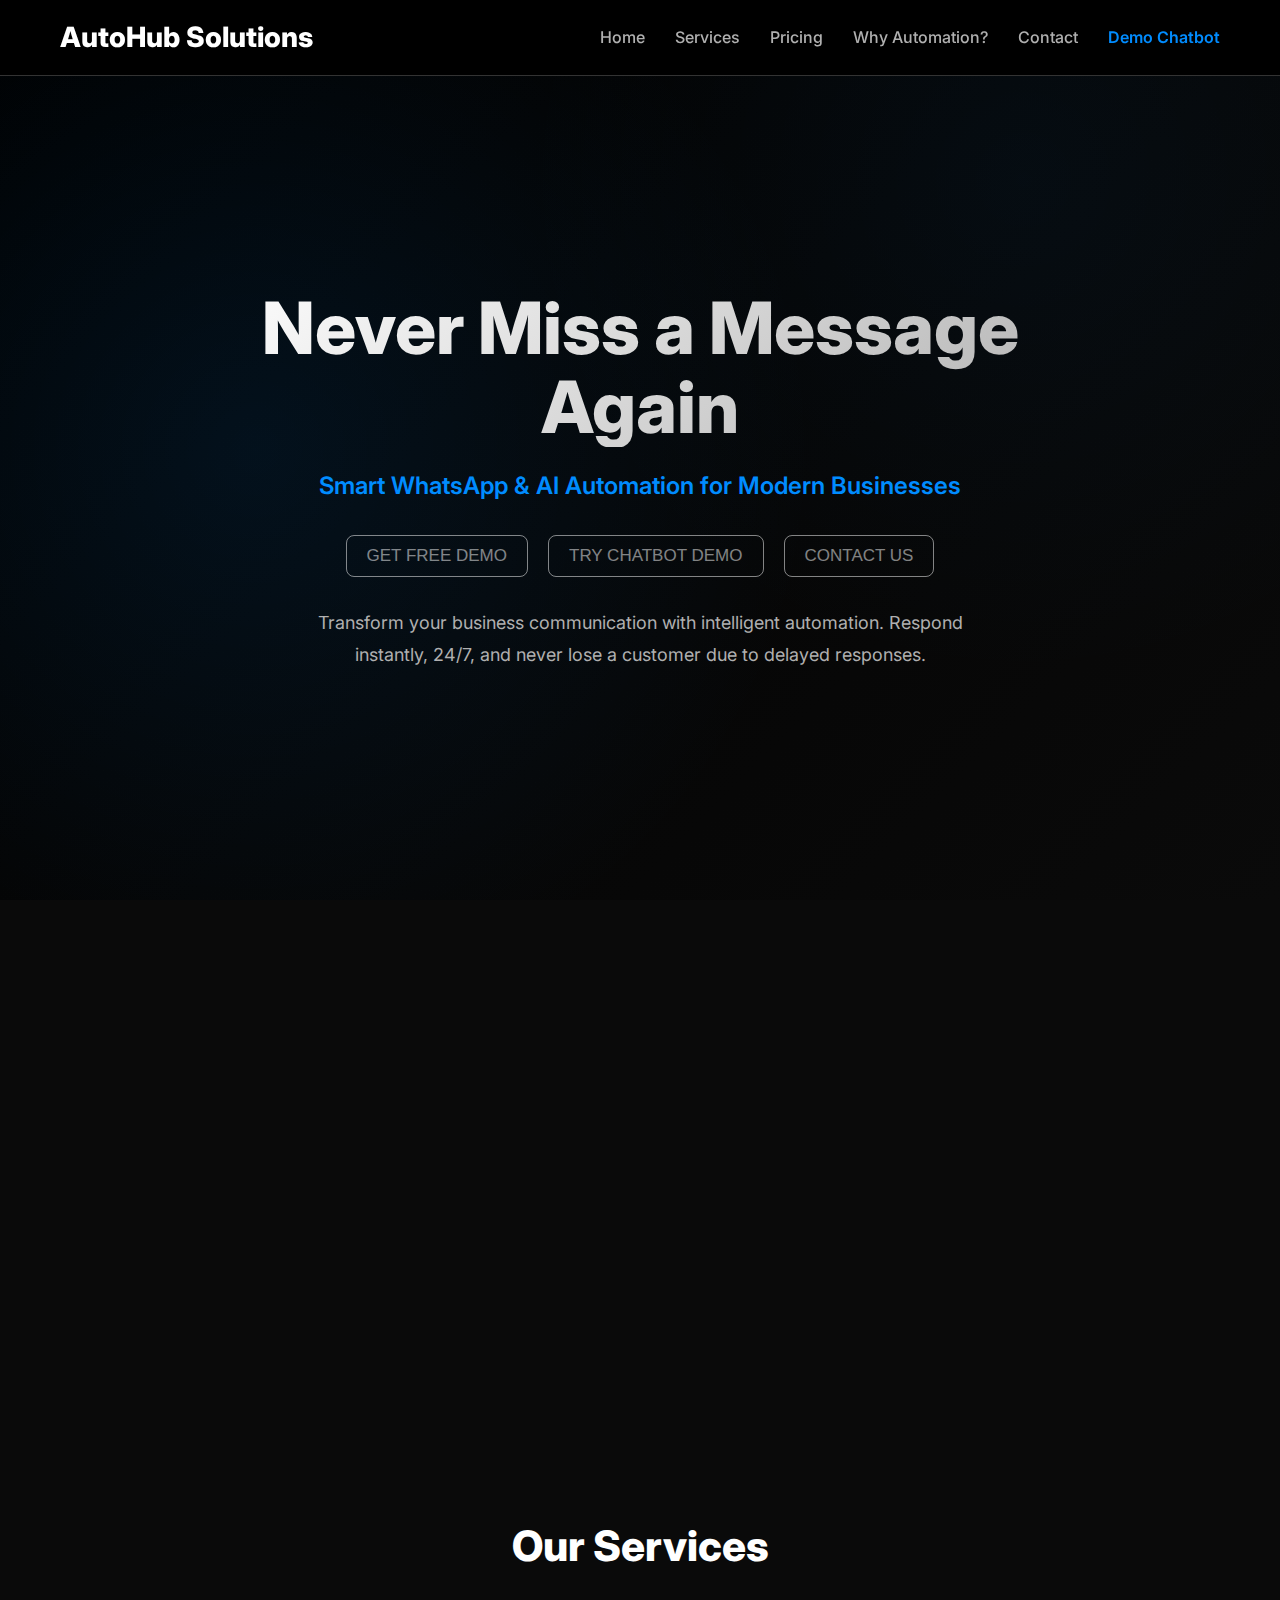
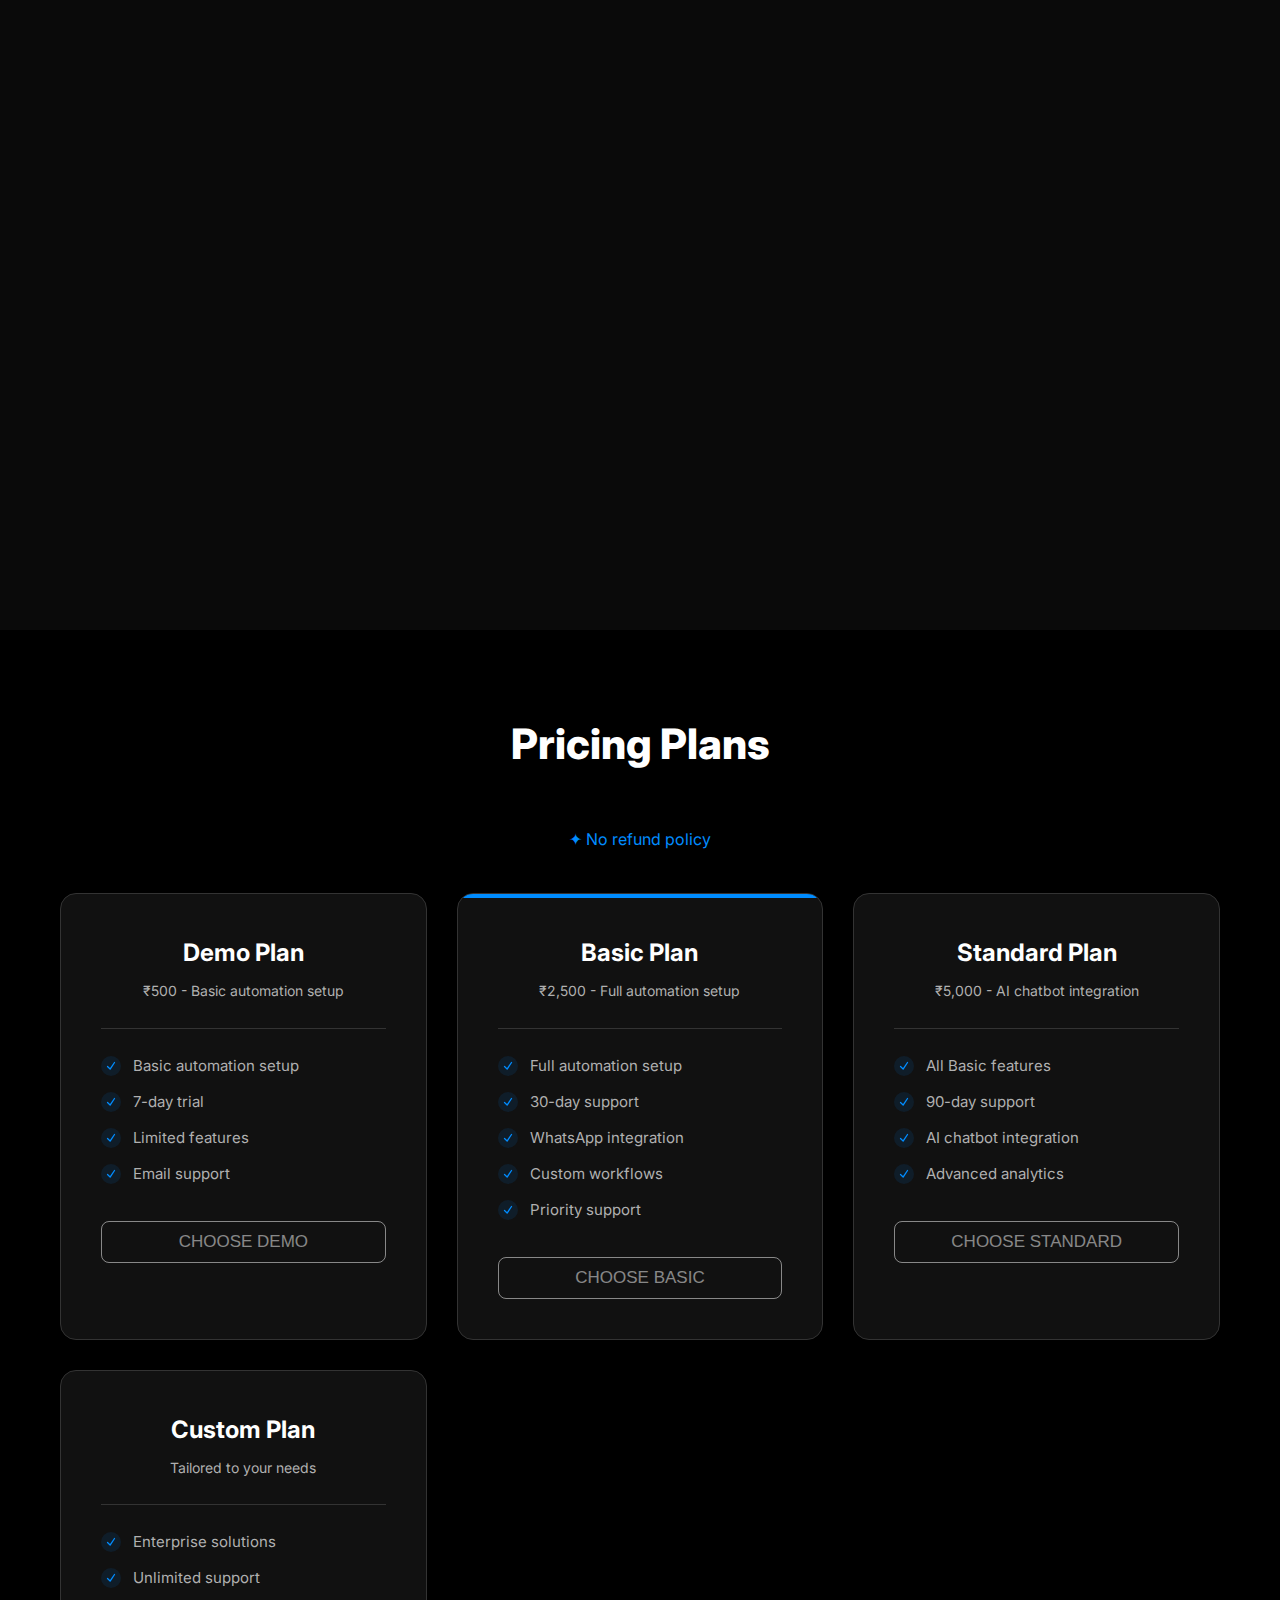
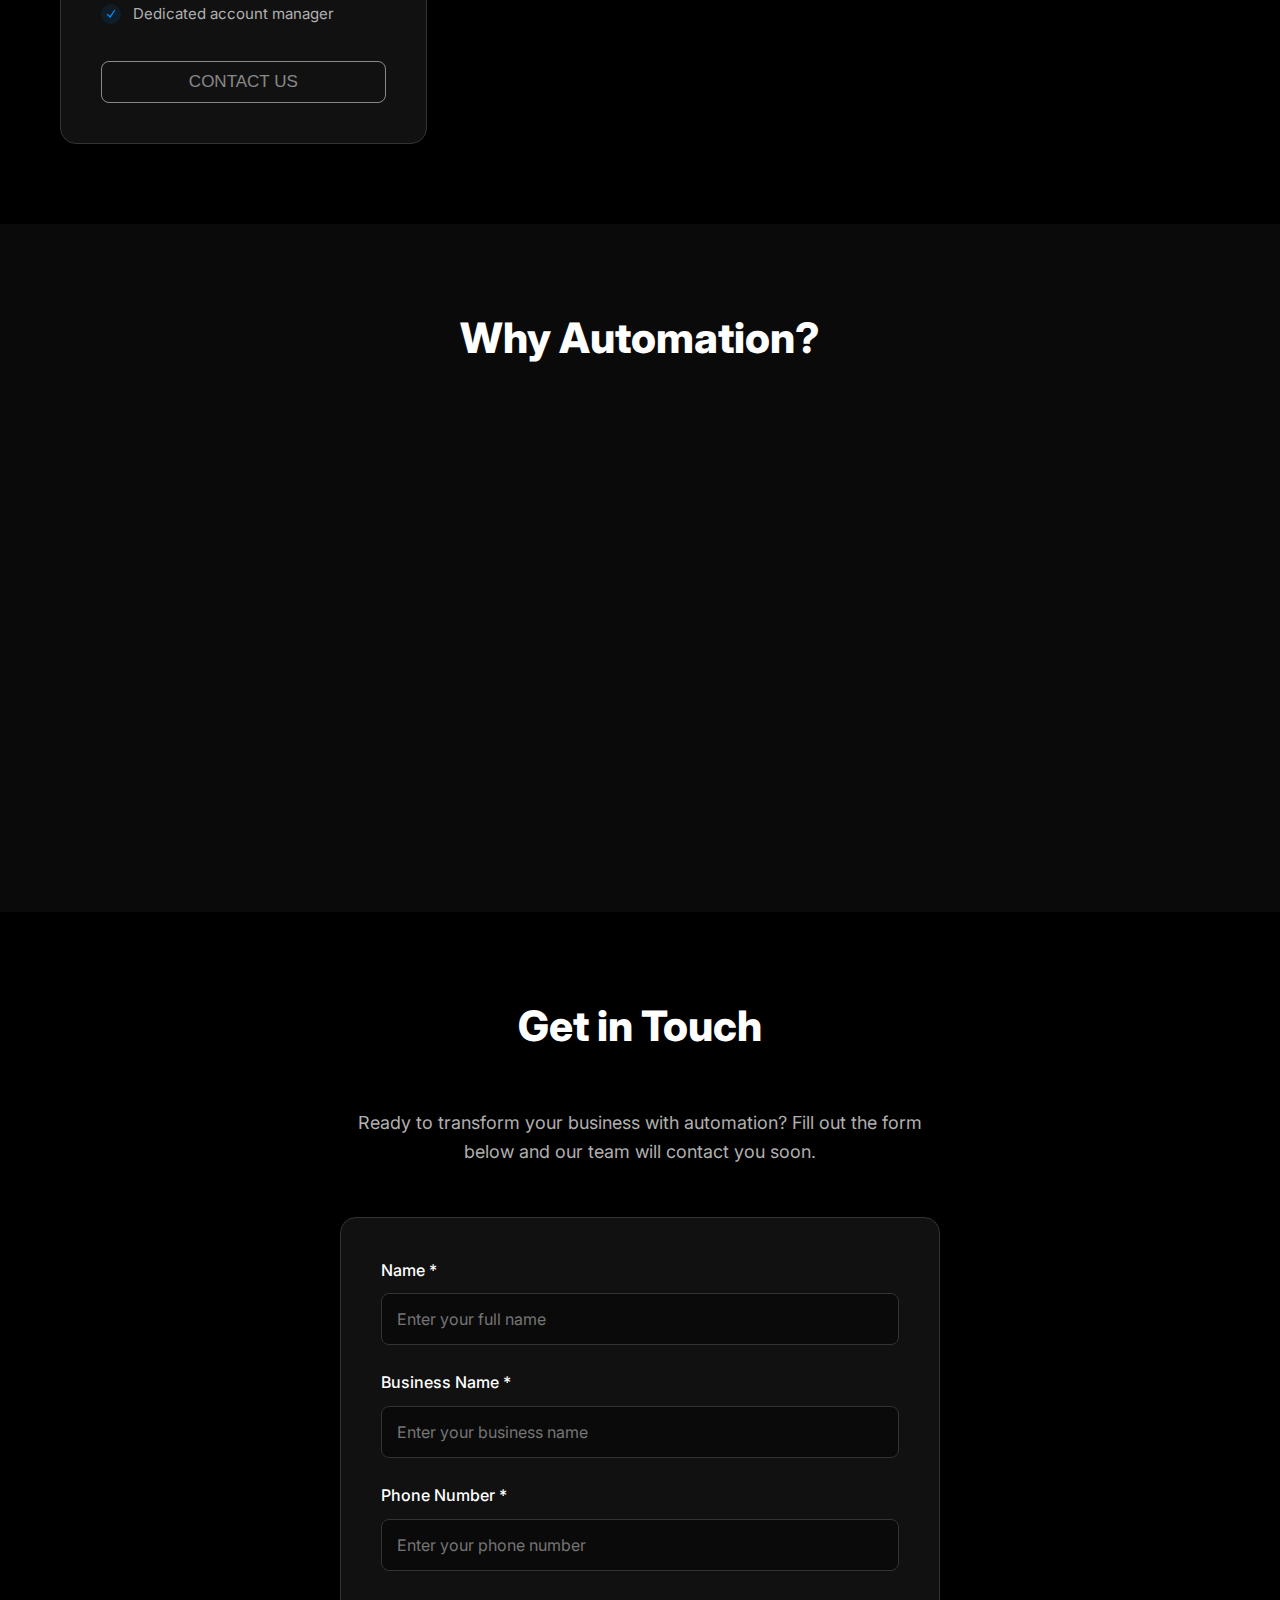
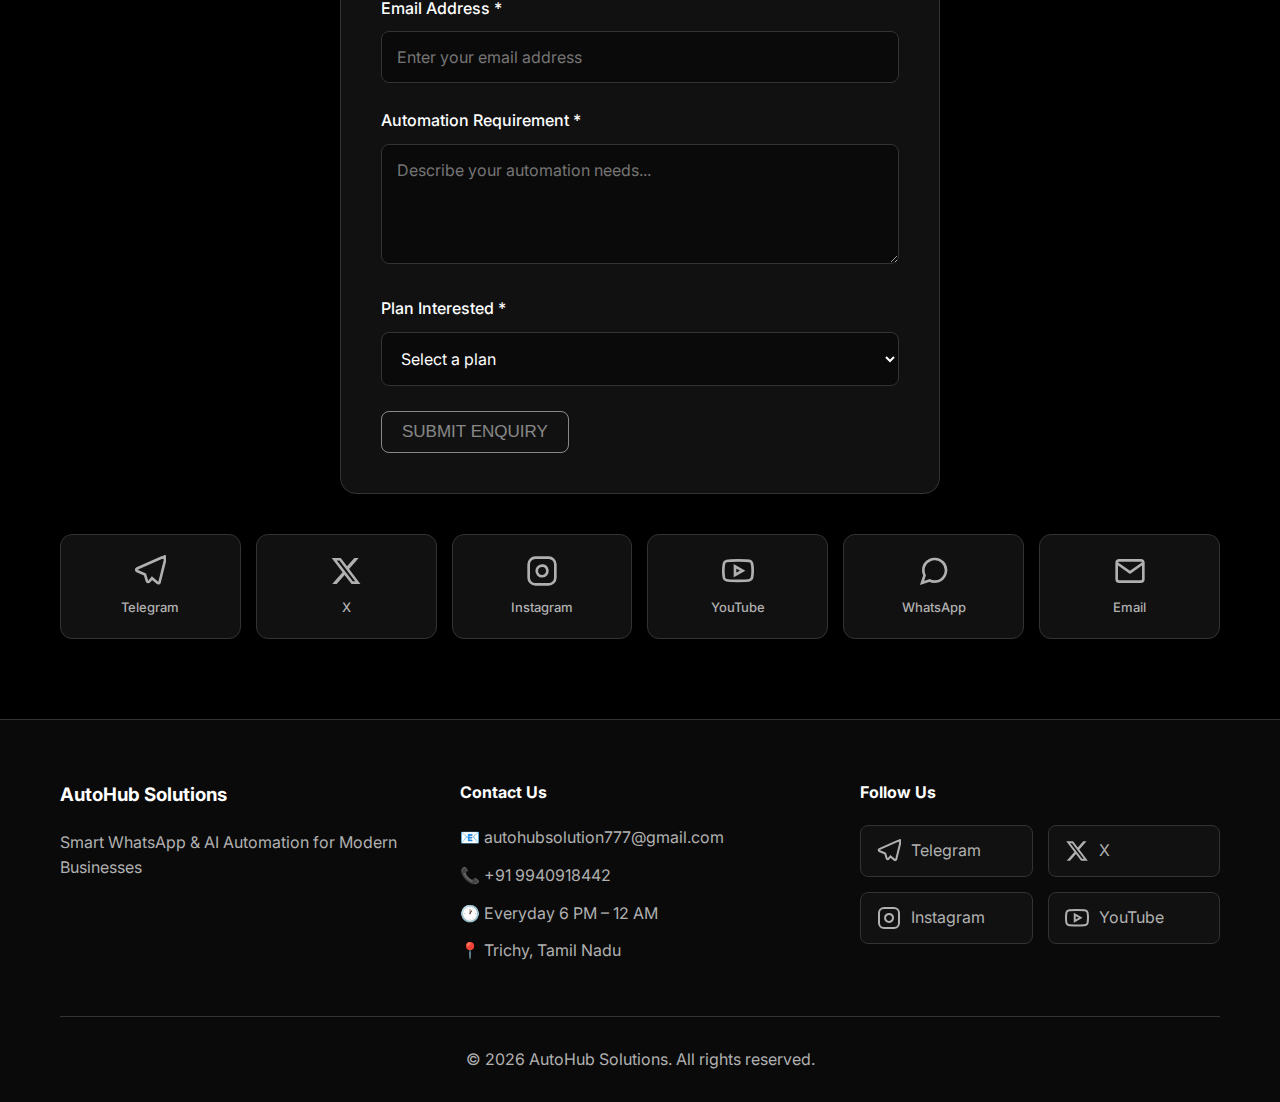
<file: index.html>
<!DOCTYPE html>
<html lang="en">
<head>
    <meta charset="UTF-8">
    <meta name="viewport" content="width=device-width, initial-scale=1.0">
    <meta name="description" content="AutoHub Solutions - Smart WhatsApp & AI Automation for Modern Businesses. Never miss a message again with our automation services.">
    <meta name="keywords" content="WhatsApp automation, AI chatbots, customer support automation, business automation, AutoHub Solutions">
    <meta name="author" content="AutoHub Solutions">
    <meta property="og:title" content="AutoHub Solutions - Smart WhatsApp & AI Automation">
    <meta property="og:description" content="Never Miss a Message Again. Smart WhatsApp & AI Automation for Modern Businesses.">
    <meta property="og:type" content="website">
    <title>AutoHub Solutions - Smart WhatsApp & AI Automation</title>
    <link rel="stylesheet" href="styles.css">
    <link rel="preconnect" href="https://fonts.googleapis.com">
    <link rel="preconnect" href="https://fonts.gstatic.com" crossorigin>
    <link href="https://fonts.googleapis.com/css2?family=Inter:wght@300;400;500;600;700;800&display=swap" rel="stylesheet">
</head>
<body>
    <!-- Navigation -->
    <nav class="navbar">
        <div class="nav-container">
            <div class="nav-logo">
                <h2>AutoHub Solutions</h2>
            </div>
            <button class="nav-toggle" id="navToggle" aria-label="Toggle navigation">
                <span></span>
                <span></span>
                <span></span>
            </button>
            <ul class="nav-menu" id="navMenu">
                <li><a href="#home">Home</a></li>
                <li><a href="#services">Services</a></li>
                <li><a href="#pricing">Pricing</a></li>
                <li><a href="#why-automation">Why Automation?</a></li>
                <li><a href="#contact">Contact</a></li>
                <li><a href="demo-chatbot.html" class="demo-link">Demo Chatbot</a></li>
            </ul>
        </div>
    </nav>

    <!-- Hero Section -->
    <section id="home" class="hero">
        <div class="hero-content">
            <h1 class="hero-title">Never Miss a Message Again</h1>
            <p class="hero-subtitle">Smart WhatsApp & AI Automation for Modern Businesses</p>
            <div class="hero-buttons">
                <button class="cta-button" onclick="document.getElementById('contact').scrollIntoView({behavior: 'smooth'})">Get Free Demo</button>
                <button class="cta-button" onclick="window.open('https://cdn.botpress.cloud/webchat/v3.5/shareable.html?configUrl=https://files.bpcontent.cloud/2025/12/30/16/20251230160623-O7WT6KLH.json', '_blank')">Try Chatbot Demo</button>
                <button class="cta-button" onclick="document.getElementById('contact').scrollIntoView({behavior: 'smooth'})">Contact Us</button>
            </div>

            <p class="hero-intro">Transform your business communication with intelligent automation. Respond instantly, 24/7, and never lose a customer due to delayed responses.</p>
        </div>
    </section>

    <!-- Features Section -->
    <section class="features">
        <div class="container">
            <div class="features-grid">
                <div class="feature-card">
                    <div class="feature-icon">🕐</div>
                    <h3>24/7 Customer Support</h3>
                    <p>Provide round-the-clock support without the need for manual intervention. Your customers get instant responses anytime.</p>
                </div>
                <div class="feature-card">
                    <div class="feature-icon">💬</div>
                    <h3>WhatsApp Automation</h3>
                    <p>Leverage the world's most popular messaging platform to automate customer interactions and boost engagement.</p>
                </div>
                <div class="feature-card">
                    <div class="feature-icon">🤖</div>
                    <h3>AI Chatbots</h3>
                    <p>Intelligent chatbots that understand context, handle queries, and provide personalized responses automatically.</p>
                </div>
                <div class="feature-card">
                    <div class="feature-icon">💰</div>
                    <h3>Cost & Time Saving</h3>
                    <p>Reduce operational costs and save valuable time by automating repetitive tasks and manual follow-ups.</p>
                </div>
            </div>
        </div>
    </section>

    <!-- Services Section -->
    <section id="services" class="services">
        <div class="container">
            <h2 class="section-title">Our Services</h2>
            <div class="services-grid">
                <div class="service-card">
                    <div class="service-number">01</div>
                    <h3>WhatsApp Business Automation</h3>
                    <p>Automate your WhatsApp Business account with smart replies, broadcast messages, and customer segmentation.</p>
                </div>
                <div class="service-card">
                    <div class="service-number">02</div>
                    <h3>AI Chatbot Setup</h3>
                    <p>Custom AI chatbots tailored to your business needs, capable of handling complex conversations and queries.</p>
                </div>
                <div class="service-card">
                    <div class="service-number">03</div>
                    <h3>Customer Support Automation</h3>
                    <p>Automate your entire customer support workflow from ticket creation to resolution with smart routing.</p>
                </div>
                <div class="service-card">
                    <div class="service-number">04</div>
                    <h3>Lead Capture Automation</h3>
                    <p>Capture and qualify leads automatically through interactive forms and intelligent follow-up sequences.</p>
                </div>
                <div class="service-card">
                    <div class="service-number">05</div>
                    <h3>Workflow Automation using n8n</h3>
                    <p>Connect your tools and automate complex workflows using n8n for seamless business operations.</p>
                </div>
            </div>
        </div>
    </section>

    <!-- Pricing Section -->
    <section id="pricing" class="pricing">
        <div class="container">
            <h2 class="section-title">Pricing Plans</h2>
            <p class="pricing-note">✦ No refund policy</p>
            <div class="pricing-grid">
                <!-- Demo Plan -->
                <div class="card">
                    <div class="card__border"></div>
                    <div class="card_title__container">
                        <span class="card_title">Demo Plan</span>
                        <p class="card_paragraph">₹500 - Basic automation setup</p>
                    </div>
                    <hr class="line" />
                    <ul class="card__list">
                        <li class="card__list_item">
                            <span class="check">
                                <svg class="check_svg" fill="currentColor" viewBox="0 0 16 16" xmlns="http://www.w3.org/2000/svg">
                                    <path clip-rule="evenodd" d="M12.416 3.376a.75.75 0 0 1 .208 1.04l-5 7.5a.75.75 0 0 1-1.154.114l-3-3a.75.75 0 0 1 1.06-1.06l2.353 2.353 4.493-6.74a.75.75 0 0 1 1.04-.207Z" fill-rule="evenodd"></path>
                                </svg>
                            </span>
                            <span class="list_text">Basic automation setup</span>
                        </li>
                        <li class="card__list_item">
                            <span class="check">
                                <svg class="check_svg" fill="currentColor" viewBox="0 0 16 16" xmlns="http://www.w3.org/2000/svg">
                                    <path clip-rule="evenodd" d="M12.416 3.376a.75.75 0 0 1 .208 1.04l-5 7.5a.75.75 0 0 1-1.154.114l-3-3a.75.75 0 0 1 1.06-1.06l2.353 2.353 4.493-6.74a.75.75 0 0 1 1.04-.207Z" fill-rule="evenodd"></path>
                                </svg>
                            </span>
                            <span class="list_text">7-day trial</span>
                        </li>
                        <li class="card__list_item">
                            <span class="check">
                                <svg class="check_svg" fill="currentColor" viewBox="0 0 16 16" xmlns="http://www.w3.org/2000/svg">
                                    <path clip-rule="evenodd" d="M12.416 3.376a.75.75 0 0 1 .208 1.04l-5 7.5a.75.75 0 0 1-1.154.114l-3-3a.75.75 0 0 1 1.06-1.06l2.353 2.353 4.493-6.74a.75.75 0 0 1 1.04-.207Z" fill-rule="evenodd"></path>
                                </svg>
                            </span>
                            <span class="list_text">Limited features</span>
                        </li>
                        <li class="card__list_item">
                            <span class="check">
                                <svg class="check_svg" fill="currentColor" viewBox="0 0 16 16" xmlns="http://www.w3.org/2000/svg">
                                    <path clip-rule="evenodd" d="M12.416 3.376a.75.75 0 0 1 .208 1.04l-5 7.5a.75.75 0 0 1-1.154.114l-3-3a.75.75 0 0 1 1.06-1.06l2.353 2.353 4.493-6.74a.75.75 0 0 1 1.04-.207Z" fill-rule="evenodd"></path>
                                </svg>
                            </span>
                            <span class="list_text">Email support</span>
                        </li>
                    </ul>
                    <button class="cta-button" onclick="selectPlan('Demo')">Choose Demo</button>
                </div>

                <!-- Basic Plan -->
                <div class="card">
                    <div class="card__border" style="opacity: 1;"></div>
                    <div class="card_title__container">
                        <span class="card_title">Basic Plan</span>
                        <p class="card_paragraph">₹2,500 - Full automation setup</p>
                    </div>
                    <hr class="line" />
                    <ul class="card__list">
                        <li class="card__list_item">
                            <span class="check">
                                <svg class="check_svg" fill="currentColor" viewBox="0 0 16 16" xmlns="http://www.w3.org/2000/svg">
                                    <path clip-rule="evenodd" d="M12.416 3.376a.75.75 0 0 1 .208 1.04l-5 7.5a.75.75 0 0 1-1.154.114l-3-3a.75.75 0 0 1 1.06-1.06l2.353 2.353 4.493-6.74a.75.75 0 0 1 1.04-.207Z" fill-rule="evenodd"></path>
                                </svg>
                            </span>
                            <span class="list_text">Full automation setup</span>
                        </li>
                        <li class="card__list_item">
                            <span class="check">
                                <svg class="check_svg" fill="currentColor" viewBox="0 0 16 16" xmlns="http://www.w3.org/2000/svg">
                                    <path clip-rule="evenodd" d="M12.416 3.376a.75.75 0 0 1 .208 1.04l-5 7.5a.75.75 0 0 1-1.154.114l-3-3a.75.75 0 0 1 1.06-1.06l2.353 2.353 4.493-6.74a.75.75 0 0 1 1.04-.207Z" fill-rule="evenodd"></path>
                                </svg>
                            </span>
                            <span class="list_text">30-day support</span>
                        </li>
                        <li class="card__list_item">
                            <span class="check">
                                <svg class="check_svg" fill="currentColor" viewBox="0 0 16 16" xmlns="http://www.w3.org/2000/svg">
                                    <path clip-rule="evenodd" d="M12.416 3.376a.75.75 0 0 1 .208 1.04l-5 7.5a.75.75 0 0 1-1.154.114l-3-3a.75.75 0 0 1 1.06-1.06l2.353 2.353 4.493-6.74a.75.75 0 0 1 1.04-.207Z" fill-rule="evenodd"></path>
                                </svg>
                            </span>
                            <span class="list_text">WhatsApp integration</span>
                        </li>
                        <li class="card__list_item">
                            <span class="check">
                                <svg class="check_svg" fill="currentColor" viewBox="0 0 16 16" xmlns="http://www.w3.org/2000/svg">
                                    <path clip-rule="evenodd" d="M12.416 3.376a.75.75 0 0 1 .208 1.04l-5 7.5a.75.75 0 0 1-1.154.114l-3-3a.75.75 0 0 1 1.06-1.06l2.353 2.353 4.493-6.74a.75.75 0 0 1 1.04-.207Z" fill-rule="evenodd"></path>
                                </svg>
                            </span>
                            <span class="list_text">Custom workflows</span>
                        </li>
                        <li class="card__list_item">
                            <span class="check">
                                <svg class="check_svg" fill="currentColor" viewBox="0 0 16 16" xmlns="http://www.w3.org/2000/svg">
                                    <path clip-rule="evenodd" d="M12.416 3.376a.75.75 0 0 1 .208 1.04l-5 7.5a.75.75 0 0 1-1.154.114l-3-3a.75.75 0 0 1 1.06-1.06l2.353 2.353 4.493-6.74a.75.75 0 0 1 1.04-.207Z" fill-rule="evenodd"></path>
                                </svg>
                            </span>
                            <span class="list_text">Priority support</span>
                        </li>
                    </ul>
                    <button class="cta-button" onclick="selectPlan('Basic')">Choose Basic</button>
                </div>

                <!-- Standard Plan -->
                <div class="card">
                    <div class="card__border"></div>
                    <div class="card_title__container">
                        <span class="card_title">Standard Plan</span>
                        <p class="card_paragraph">₹5,000 - AI chatbot integration</p>
                    </div>
                    <hr class="line" />
                    <ul class="card__list">
                        <li class="card__list_item">
                            <span class="check">
                                <svg class="check_svg" fill="currentColor" viewBox="0 0 16 16" xmlns="http://www.w3.org/2000/svg">
                                    <path clip-rule="evenodd" d="M12.416 3.376a.75.75 0 0 1 .208 1.04l-5 7.5a.75.75 0 0 1-1.154.114l-3-3a.75.75 0 0 1 1.06-1.06l2.353 2.353 4.493-6.74a.75.75 0 0 1 1.04-.207Z" fill-rule="evenodd"></path>
                                </svg>
                            </span>
                            <span class="list_text">All Basic features</span>
                        </li>
                        <li class="card__list_item">
                            <span class="check">
                                <svg class="check_svg" fill="currentColor" viewBox="0 0 16 16" xmlns="http://www.w3.org/2000/svg">
                                    <path clip-rule="evenodd" d="M12.416 3.376a.75.75 0 0 1 .208 1.04l-5 7.5a.75.75 0 0 1-1.154.114l-3-3a.75.75 0 0 1 1.06-1.06l2.353 2.353 4.493-6.74a.75.75 0 0 1 1.04-.207Z" fill-rule="evenodd"></path>
                                </svg>
                            </span>
                            <span class="list_text">90-day support</span>
                        </li>
                        <li class="card__list_item">
                            <span class="check">
                                <svg class="check_svg" fill="currentColor" viewBox="0 0 16 16" xmlns="http://www.w3.org/2000/svg">
                                    <path clip-rule="evenodd" d="M12.416 3.376a.75.75 0 0 1 .208 1.04l-5 7.5a.75.75 0 0 1-1.154.114l-3-3a.75.75 0 0 1 1.06-1.06l2.353 2.353 4.493-6.74a.75.75 0 0 1 1.04-.207Z" fill-rule="evenodd"></path>
                                </svg>
                            </span>
                            <span class="list_text">AI chatbot integration</span>
                        </li>
                        <li class="card__list_item">
                            <span class="check">
                                <svg class="check_svg" fill="currentColor" viewBox="0 0 16 16" xmlns="http://www.w3.org/2000/svg">
                                    <path clip-rule="evenodd" d="M12.416 3.376a.75.75 0 0 1 .208 1.04l-5 7.5a.75.75 0 0 1-1.154.114l-3-3a.75.75 0 0 1 1.06-1.06l2.353 2.353 4.493-6.74a.75.75 0 0 1 1.04-.207Z" fill-rule="evenodd"></path>
                                </svg>
                            </span>
                            <span class="list_text">Advanced analytics</span>
                        </li>
                    </ul>
                    <button class="cta-button" onclick="selectPlan('Standard')">Choose Standard</button>
                </div>

                <!-- Custom Plan -->
                <div class="card">
                    <div class="card__border"></div>
                    <div class="card_title__container">
                        <span class="card_title">Custom Plan</span>
                        <p class="card_paragraph">Tailored to your needs</p>
                    </div>
                    <hr class="line" />
                    <ul class="card__list">
                        <li class="card__list_item">
                            <span class="check">
                                <svg class="check_svg" fill="currentColor" viewBox="0 0 16 16" xmlns="http://www.w3.org/2000/svg">
                                    <path clip-rule="evenodd" d="M12.416 3.376a.75.75 0 0 1 .208 1.04l-5 7.5a.75.75 0 0 1-1.154.114l-3-3a.75.75 0 0 1 1.06-1.06l2.353 2.353 4.493-6.74a.75.75 0 0 1 1.04-.207Z" fill-rule="evenodd"></path>
                                </svg>
                            </span>
                            <span class="list_text">Enterprise solutions</span>
                        </li>
                        <li class="card__list_item">
                            <span class="check">
                                <svg class="check_svg" fill="currentColor" viewBox="0 0 16 16" xmlns="http://www.w3.org/2000/svg">
                                    <path clip-rule="evenodd" d="M12.416 3.376a.75.75 0 0 1 .208 1.04l-5 7.5a.75.75 0 0 1-1.154.114l-3-3a.75.75 0 0 1 1.06-1.06l2.353 2.353 4.493-6.74a.75.75 0 0 1 1.04-.207Z" fill-rule="evenodd"></path>
                                </svg>
                            </span>
                            <span class="list_text">Unlimited support</span>
                        </li>
                        <li class="card__list_item">
                            <span class="check">
                                <svg class="check_svg" fill="currentColor" viewBox="0 0 16 16" xmlns="http://www.w3.org/2000/svg">
                                    <path clip-rule="evenodd" d="M12.416 3.376a.75.75 0 0 1 .208 1.04l-5 7.5a.75.75 0 0 1-1.154.114l-3-3a.75.75 0 0 1 1.06-1.06l2.353 2.353 4.493-6.74a.75.75 0 0 1 1.04-.207Z" fill-rule="evenodd"></path>
                                </svg>
                            </span>
                            <span class="list_text">Dedicated account manager</span>
                        </li>
                    </ul>
                    <button class="cta-button" onclick="selectPlan('Custom')">Contact Us</button>
                </div>
            </div>
        </div>
    </section>

    <!-- Why Automation Section -->
    <section id="why-automation" class="why-automation">
        <div class="container">
            <h2 class="section-title">Why Automation?</h2>
            <div class="benefits-grid">
                <div class="benefit-item">
                    <div class="benefit-icon">⚡</div>
                    <h3>Reduces Manual Work</h3>
                    <p>Eliminate repetitive tasks and focus on what matters most - growing your business.</p>
                </div>
                <div class="benefit-item">
                    <div class="benefit-icon">🌙</div>
                    <h3>Works 24/7</h3>
                    <p>Your automation never sleeps. Capture leads and respond to customers around the clock.</p>
                </div>
                <div class="benefit-item">
                    <div class="benefit-icon">🚀</div>
                    <h3>Faster Customer Replies</h3>
                    <p>Instant responses mean happier customers and increased conversion rates.</p>
                </div>
                <div class="benefit-item">
                    <div class="benefit-icon">💼</div>
                    <h3>Improves Professional Image</h3>
                    <p>Show customers you're modern, tech-forward, and committed to excellent service.</p>
                </div>
                <div class="benefit-item">
                    <div class="benefit-icon">📈</div>
                    <h3>Scales Business Easily</h3>
                    <p>Handle 10 or 10,000 customers with the same efficiency and quality of service.</p>
                </div>
            </div>
        </div>
    </section>

    <!-- Contact Form Section -->
    <section id="contact" class="contact">
        <div class="container">
            <h2 class="section-title">Get in Touch</h2>
            <p class="contact-intro">Ready to transform your business with automation? Fill out the form below and our team will contact you soon.</p>
            <div class="contact-form-wrapper">
                <form id="contactForm" class="contact-form">
                    <div class="form-group">
                        <label for="name">Name *</label>
                        <input type="text" id="name" name="name" required placeholder="Enter your full name">
                    </div>
                    <div class="form-group">
                        <label for="businessName">Business Name *</label>
                        <input type="text" id="businessName" name="businessName" required placeholder="Enter your business name">
                    </div>
                    <div class="form-group">
                        <label for="phone">Phone Number *</label>
                        <input type="tel" id="phone" name="phone" required placeholder="Enter your phone number">
                    </div>
                    <div class="form-group">
                        <label for="email">Email Address *</label>
                        <input type="email" id="email" name="email" required placeholder="Enter your email address">
                    </div>
                    <div class="form-group">
                        <label for="requirement">Automation Requirement *</label>
                        <textarea id="requirement" name="requirement" required placeholder="Describe your automation needs..."></textarea>
                    </div>
                    <div class="form-group">
                        <label for="plan">Plan Interested *</label>
                        <select id="plan" name="plan" required>
                            <option value="">Select a plan</option>
                            <option value="Demo">Demo Plan - ₹500</option>
                            <option value="Basic">Basic Plan - ₹2,500</option>
                            <option value="Standard">Standard Plan - ₹5,000</option>
                            <option value="Custom">Custom Plan</option>
                        </select>
                    </div>
                    <button type="submit" id="submitBtn">Submit Enquiry</button>
                </form>
                <div id="successMessage" class="success-message" style="display: none;">
                    <div class="success-icon">✓</div>
                    <h3>Thank you!</h3>
                    <p>Our team will contact you soon.</p>
                    <button onclick="resetForm()">Submit Another Enquiry</button>
                </div>
            </div>

            <!-- Contact Social Links -->
            <div class="contact-social-links">
                <a href="https://t.me/AutohubSolution" target="_blank" rel="noopener noreferrer" aria-label="Telegram">
                    <svg width="32" height="32" viewBox="0 0 24 24" fill="none" stroke="currentColor" stroke-width="2">
                        <path d="M21.97 2.03a1 1 0 0 0-1.08-.15L2.28 10.16a1 1 0 0 0-.02 1.83l5.97 2.6 1.5 4.98a1 1 0 0 0 1.73.33l2.05-2.53 4.04 3.5a1 1 0 0 0 1.63-.44l4.47-18.15a1 1 0 0 0-.68-1.25z"></path>
                    </svg>
                    <span>Telegram</span>
                </a>
                <a href="https://x.com/AutohubBot" target="_blank" rel="noopener noreferrer" aria-label="X (Twitter)">
                    <svg width="32" height="32" viewBox="0 0 24 24" fill="currentColor" stroke="none">
                        <path d="M18.244 2.25h3.308l-7.227 8.26 8.502 11.24H16.17l-5.214-6.817L4.99 21.75H1.68l7.73-8.835L1.254 2.25H8.08l4.713 6.231zm-1.161 17.52h1.833L7.084 4.126H5.117z"></path>
                    </svg>
                    <span>X</span>
                </a>
                <a href="https://www.instagram.com/autohub_solution777" target="_blank" rel="noopener noreferrer" aria-label="Instagram">
                    <svg width="32" height="32" viewBox="0 0 24 24" fill="none" stroke="currentColor" stroke-width="2">
                        <rect x="2" y="2" width="20" height="20" rx="5" ry="5"></rect>
                        <path d="M16 11.37A4 4 0 1 1 12.63 8 4 4 0 0 1 16 11.37z"></path>
                        <line x1="17.5" y1="6.5" x2="17.51" y2="6.5"></line>
                    </svg>
                    <span>Instagram</span>
                </a>
                <a href="https://youtube.com/@autohubsolution" target="_blank" rel="noopener noreferrer" aria-label="YouTube">
                    <svg width="32" height="32" viewBox="0 0 24 24" fill="none" stroke="currentColor" stroke-width="2">
                        <path d="M22.54 6.42a2.78 2.78 0 0 0-1.94-2C18.88 4 12 4 12 4s-6.88 0-8.6.46a2.78 2.78 0 0 0-1.94 2A29 29 0 0 0 1 11.75a29 29 0 0 0 .46 5.33A2.78 2.78 0 0 0 3.4 19c1.72.46 8.6.46 8.6.46s6.88 0 8.6-.46a2.78 2.78 0 0 0 1.94-2 29 29 0 0 0 .46-5.25 29 29 0 0 0-.46-5.33z"></path>
                        <polygon points="9.75 15.02 15.5 11.75 9.75 8.48 9.75 15.02"></polygon>
                    </svg>
                    <span>YouTube</span>
                </a>
                <a href="https://wa.me/919940918442" target="_blank" rel="noopener noreferrer" aria-label="WhatsApp">
                    <svg width="32" height="32" viewBox="0 0 24 24" fill="none" stroke="currentColor" stroke-width="2">
                        <path d="M21 11.5a8.38 8.38 0 0 1-.9 3.8 8.5 8.5 0 0 1-7.6 4.7 8.38 8.38 0 0 1-3.8-.9L3 21l1.9-5.7a8.38 8.38 0 0 1-.9-3.8 8.5 8.5 0 0 1 4.7-7.6 8.38 8.38 0 0 1 3.8-.9h.5a8.48 8.48 0 0 1 8 8v.5z"></path>
                    </svg>
                    <span>WhatsApp</span>
                </a>
                <a href="mailto:autohubsolution777@gmail.com" target="_blank" rel="noopener noreferrer" aria-label="Email">
                    <svg width="32" height="32" viewBox="0 0 24 24" fill="none" stroke="currentColor" stroke-width="2">
                        <path d="M4 4h16c1.1 0 2 .9 2 2v12c0 1.1-.9 2-2 2H4c-1.1 0-2-.9-2-2V6c0-1.1.9-2 2-2z"></path>
                        <polyline points="22,6 12,13 2,6"></polyline>
                    </svg>
                    <span>Email</span>
                </a>
            </div>
        </div>
    </section>

    <!-- Footer -->
    <footer class="footer">
        <div class="container">
            <div class="footer-content">
                <div class="footer-section">
                    <h3>AutoHub Solutions</h3>
                    <p>Smart WhatsApp & AI Automation for Modern Businesses</p>
                </div>
                <div class="footer-section">
                    <h4>Contact Us</h4>
                    <div class="contact-info">
                        <p>📧 autohubsolution777@gmail.com</p>
                        <p>📞 +91 9940918442</p>
                        <p>🕐 Everyday 6 PM – 12 AM</p>
                        <p>📍 Trichy, Tamil Nadu</p>
                    </div>
                </div>
                <div class="footer-section">
                    <h4>Follow Us</h4>
                    <div class="social-links">
                        <a href="https://t.me/AutohubSolution" target="_blank" rel="noopener noreferrer" aria-label="Telegram">
                            <svg width="24" height="24" viewBox="0 0 24 24" fill="none" stroke="currentColor" stroke-width="2">
                                <path d="M21.97 2.03a1 1 0 0 0-1.08-.15L2.28 10.16a1 1 0 0 0-.02 1.83l5.97 2.6 1.5 4.98a1 1 0 0 0 1.73.33l2.05-2.53 4.04 3.5a1 1 0 0 0 1.63-.44l4.47-18.15a1 1 0 0 0-.68-1.25z"></path>
                            </svg>
                            Telegram
                        </a>
                        <a href="https://x.com/AutohubBot" target="_blank" rel="noopener noreferrer" aria-label="X (Twitter)">
                            <svg width="24" height="24" viewBox="0 0 24 24" fill="currentColor" stroke="none">
                                <path d="M18.244 2.25h3.308l-7.227 8.26 8.502 11.24H16.17l-5.214-6.817L4.99 21.75H1.68l7.73-8.835L1.254 2.25H8.08l4.713 6.231zm-1.161 17.52h1.833L7.084 4.126H5.117z"></path>
                            </svg>
                            X
                        </a>
                        <a href="https://www.instagram.com/autohub_solution777" target="_blank" rel="noopener noreferrer" aria-label="Instagram">
                            <svg width="24" height="24" viewBox="0 0 24 24" fill="none" stroke="currentColor" stroke-width="2">
                                <rect x="2" y="2" width="20" height="20" rx="5" ry="5"></rect>
                                <path d="M16 11.37A4 4 0 1 1 12.63 8 4 4 0 0 1 16 11.37z"></path>
                                <line x1="17.5" y1="6.5" x2="17.51" y2="6.5"></line>
                            </svg>
                            Instagram
                        </a>
                        <a href="https://youtube.com/@autohubsolution" target="_blank" rel="noopener noreferrer" aria-label="YouTube">
                            <svg width="24" height="24" viewBox="0 0 24 24" fill="none" stroke="currentColor" stroke-width="2">
                                <path d="M22.54 6.42a2.78 2.78 0 0 0-1.94-2C18.88 4 12 4 12 4s-6.88 0-8.6.46a2.78 2.78 0 0 0-1.94 2A29 29 0 0 0 1 11.75a29 29 0 0 0 .46 5.33A2.78 2.78 0 0 0 3.4 19c1.72.46 8.6.46 8.6.46s6.88 0 8.6-.46a2.78 2.78 0 0 0 1.94-2 29 29 0 0 0 .46-5.25 29 29 0 0 0-.46-5.33z"></path>
                                <polygon points="9.75 15.02 15.5 11.75 9.75 8.48 9.75 15.02"></polygon>
                            </svg>
                            YouTube
                        </a>
                    </div>
                </div>
            </div>
            <div class="footer-bottom">
                <p>&copy; 2026 AutoHub Solutions. All rights reserved.</p>
            </div>
        </div>
    </footer>

    <!-- Chatbot Embed Script -->
    <script src="https://cdn.botpress.cloud/webchat/v3.5/shareable.html?configUrl=https://files.bpcontent.cloud/2025/12/30/16/20251230160623-O7WT6KLH.json" defer></script>

    <!-- Custom JavaScript -->
    <script src="script.js"></script>
</body>
</html>
</file>
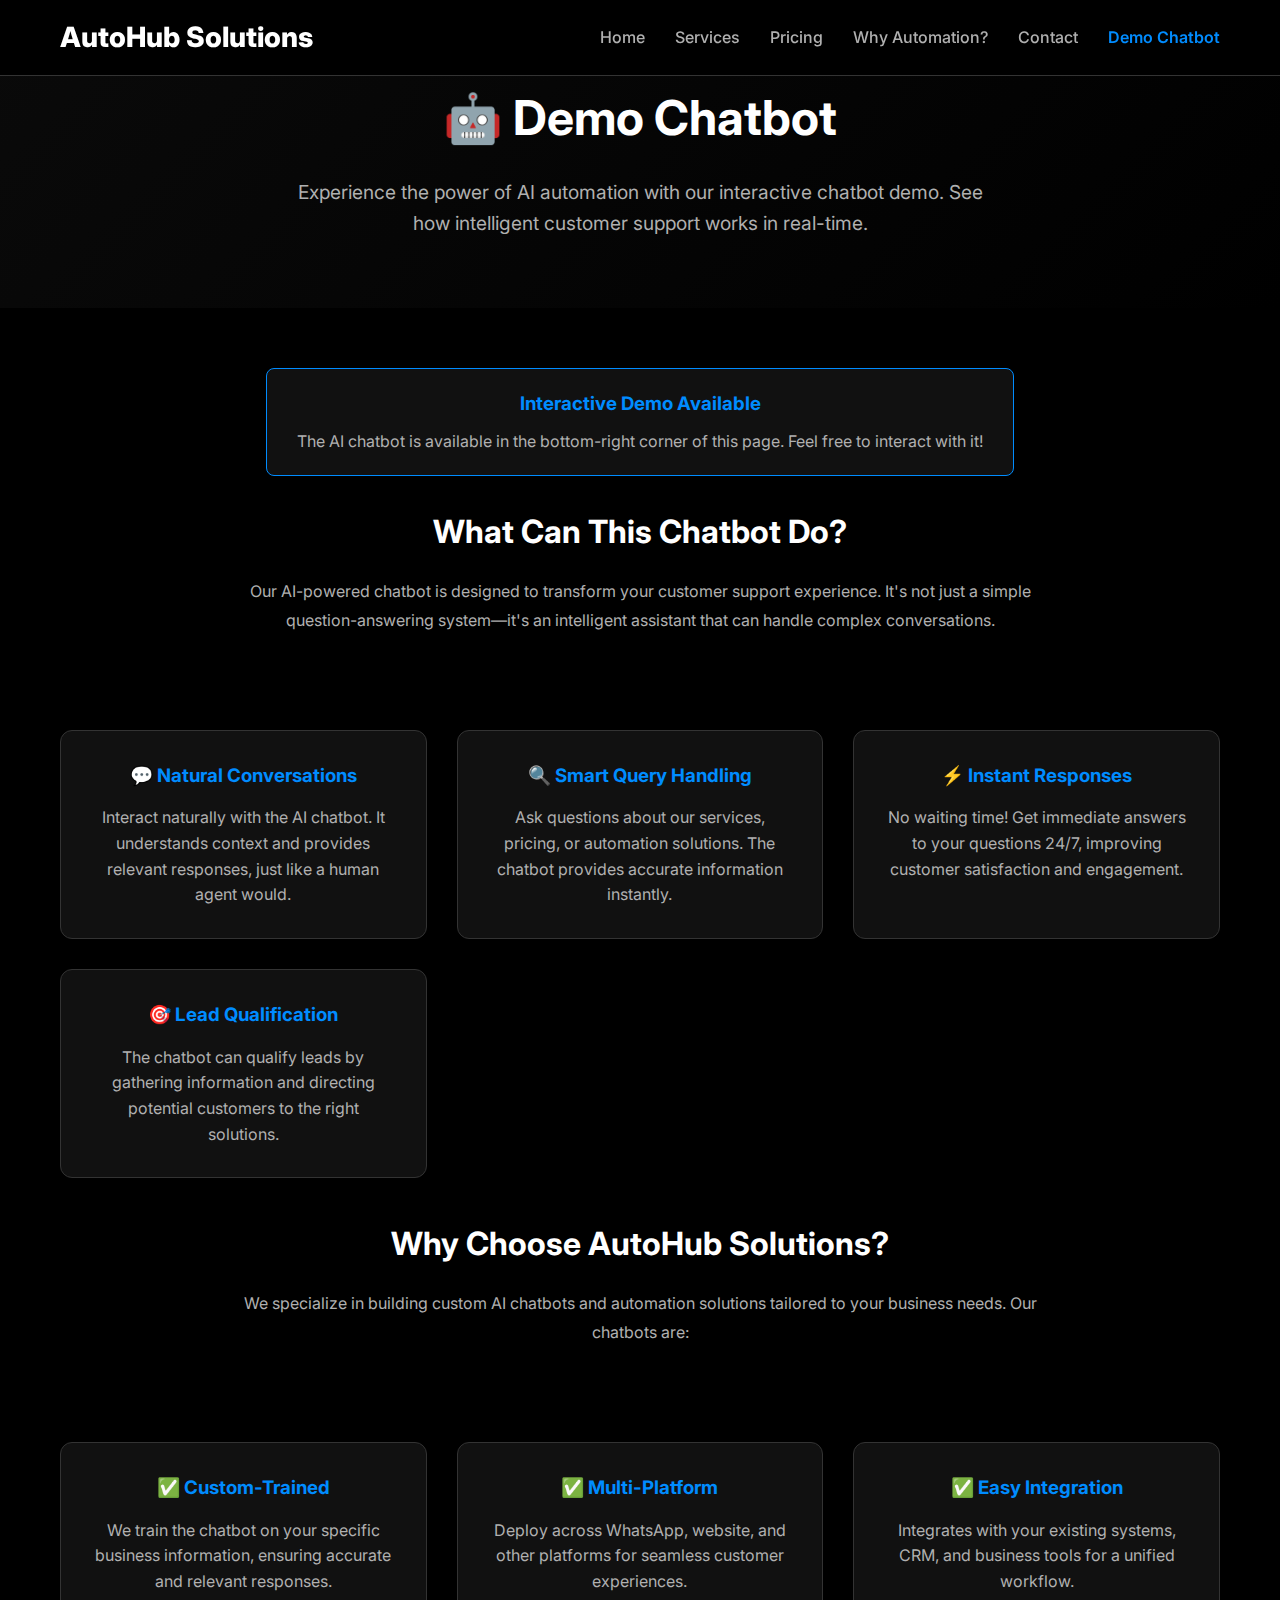
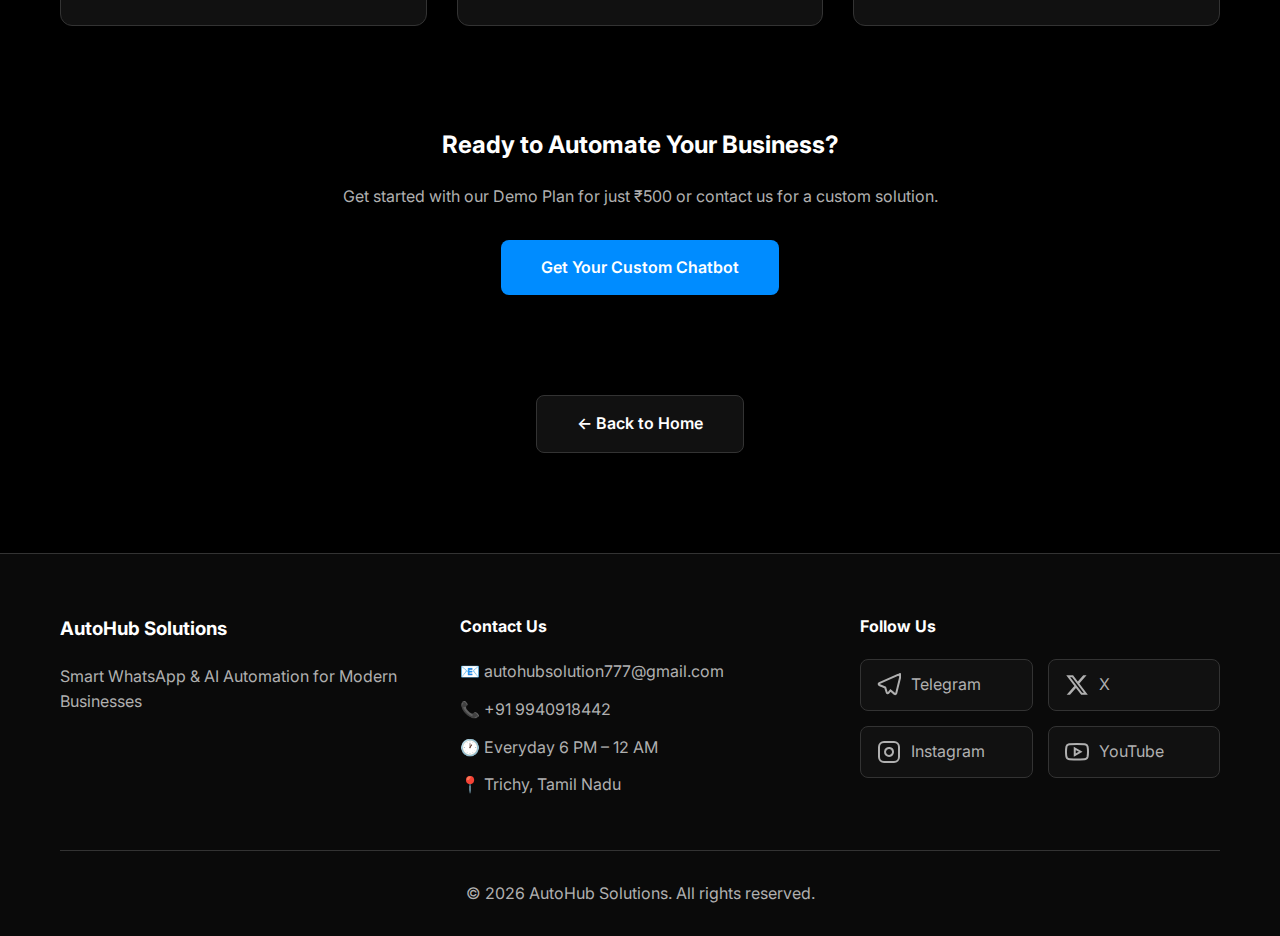
<file: demo-chatbot.html>
<!DOCTYPE html>
<html lang="en">
<head>
    <meta charset="UTF-8">
    <meta name="viewport" content="width=device-width, initial-scale=1.0">
    <meta name="description" content="AutoHub Solutions - Try our AI chatbot demo. Experience intelligent customer support automation.">
    <meta name="keywords" content="AI chatbot demo, customer support automation, AutoHub Solutions, chatbot trial">
    <meta name="author" content="AutoHub Solutions">
    <meta property="og:title" content="AutoHub Solutions - Demo Chatbot">
    <meta property="og:description" content="Try our AI chatbot demo and experience intelligent customer support automation.">
    <meta property="og:type" content="website">
    <title>AutoHub Solutions - Demo Chatbot</title>
    <link rel="stylesheet" href="styles.css">
    <link rel="preconnect" href="https://fonts.googleapis.com">
    <link rel="preconnect" href="https://fonts.gstatic.com" crossorigin>
    <link href="https://fonts.googleapis.com/css2?family=Inter:wght@300;400;500;600;700;800&display=swap" rel="stylesheet">
    <style>
        .demo-header {
            text-align: center;
            padding: 80px 20px 40px;
            background: linear-gradient(135deg, var(--secondary-black) 0%, var(--primary-black) 100%);
        }
        .demo-header h1 {
            font-size: 3rem;
            color: var(--text-white);
            margin-bottom: 20px;
        }
        .demo-header p {
            color: var(--text-gray);
            font-size: 1.2rem;
            max-width: 700px;
            margin: 0 auto 30px;
        }
        .demo-container {
            max-width: 1200px;
            margin: 0 auto;
            padding: 60px 20px;
            display: flex;
            flex-direction: column;
            align-items: center;
        }
        .demo-info {
            text-align: center;
            max-width: 800px;
            margin-bottom: 40px;
        }
        .demo-info h2 {
            color: var(--text-white);
            font-size: 2rem;
            margin-bottom: 20px;
        }
        .demo-info p {
            color: var(--text-gray);
            line-height: 1.8;
            margin-bottom: 15px;
        }
        .demo-features {
            display: grid;
            grid-template-columns: repeat(auto-fit, minmax(280px, 1fr));
            gap: 30px;
            margin: 40px 0;
            width: 100%;
        }
        .demo-feature-card {
            background: var(--card-bg);
            border: 1px solid var(--border-color);
            padding: 30px;
            border-radius: 12px;
            text-align: center;
        }
        .demo-feature-card h3 {
            color: var(--accent-blue);
            margin-bottom: 15px;
        }
        .demo-feature-card p {
            color: var(--text-gray);
            line-height: 1.6;
        }
        .cta-section {
            text-align: center;
            margin: 60px 0 40px;
        }
        .back-button {
            display: inline-block;
            padding: 15px 40px;
            background: var(--accent-blue);
            color: var(--text-white);
            text-decoration: none;
            border-radius: 8px;
            font-weight: 600;
            transition: all 0.3s ease;
            border: none;
            cursor: pointer;
        }
        .back-button:hover {
            transform: translateY(-2px);
            box-shadow: 0 10px 30px rgba(0, 140, 255, 0.3);
        }
        .chatbot-notice {
            background: var(--card-bg);
            border: 1px solid var(--accent-blue);
            padding: 20px 30px;
            border-radius: 8px;
            margin-bottom: 30px;
            text-align: center;
        }
        .chatbot-notice h3 {
            color: var(--accent-blue);
            margin-bottom: 10px;
        }
        .chatbot-notice p {
            color: var(--text-gray);
        }
    </style>
</head>
<body>
    <!-- Navigation -->
    <nav class="navbar">
        <div class="nav-container">
            <div class="nav-logo">
                <h2>AutoHub Solutions</h2>
            </div>
            <button class="nav-toggle" id="navToggle" aria-label="Toggle navigation">
                <span></span>
                <span></span>
                <span></span>
            </button>
            <ul class="nav-menu" id="navMenu">
                <li><a href="index.html#home">Home</a></li>
                <li><a href="index.html#services">Services</a></li>
                <li><a href="index.html#pricing">Pricing</a></li>
                <li><a href="index.html#why-automation">Why Automation?</a></li>
                <li><a href="index.html#contact">Contact</a></li>
                <li><a href="demo-chatbot.html" class="demo-link" style="color: var(--accent-blue);">Demo Chatbot</a></li>
            </ul>
        </div>
    </nav>

    <!-- Demo Header -->
    <header class="demo-header">
        <h1>🤖 Demo Chatbot</h1>
        <p>Experience the power of AI automation with our interactive chatbot demo. See how intelligent customer support works in real-time.</p>
    </header>

    <!-- Demo Content -->
    <div class="demo-container">
        <div class="chatbot-notice">
            <h3>Interactive Demo Available</h3>
            <p>The AI chatbot is available in the bottom-right corner of this page. Feel free to interact with it!</p>
        </div>

        <div class="demo-info">
            <h2>What Can This Chatbot Do?</h2>
            <p>Our AI-powered chatbot is designed to transform your customer support experience. It's not just a simple question-answering system—it's an intelligent assistant that can handle complex conversations.</p>
        </div>

        <div class="demo-features">
            <div class="demo-feature-card">
                <h3>💬 Natural Conversations</h3>
                <p>Interact naturally with the AI chatbot. It understands context and provides relevant responses, just like a human agent would.</p>
            </div>
            <div class="demo-feature-card">
                <h3>🔍 Smart Query Handling</h3>
                <p>Ask questions about our services, pricing, or automation solutions. The chatbot provides accurate information instantly.</p>
            </div>
            <div class="demo-feature-card">
                <h3>⚡ Instant Responses</h3>
                <p>No waiting time! Get immediate answers to your questions 24/7, improving customer satisfaction and engagement.</p>
            </div>
            <div class="demo-feature-card">
                <h3>🎯 Lead Qualification</h3>
                <p>The chatbot can qualify leads by gathering information and directing potential customers to the right solutions.</p>
            </div>
        </div>

        <div class="demo-info">
            <h2>Why Choose AutoHub Solutions?</h2>
            <p>We specialize in building custom AI chatbots and automation solutions tailored to your business needs. Our chatbots are:</p>
        </div>

        <div class="demo-features">
            <div class="demo-feature-card">
                <h3>✅ Custom-Trained</h3>
                <p>We train the chatbot on your specific business information, ensuring accurate and relevant responses.</p>
            </div>
            <div class="demo-feature-card">
                <h3>✅ Multi-Platform</h3>
                <p>Deploy across WhatsApp, website, and other platforms for seamless customer experiences.</p>
            </div>
            <div class="demo-feature-card">
                <h3>✅ Easy Integration</h3>
                <p>Integrates with your existing systems, CRM, and business tools for a unified workflow.</p>
            </div>
        </div>

        <div class="cta-section">
            <h2 style="color: var(--text-white); margin-bottom: 20px;">Ready to Automate Your Business?</h2>
            <p style="color: var(--text-gray); margin-bottom: 30px;">Get started with our Demo Plan for just ₹500 or contact us for a custom solution.</p>
            <a href="index.html#contact" class="back-button">Get Your Custom Chatbot</a>
        </div>

        <div class="cta-section">
            <a href="index.html" class="back-button" style="background: var(--card-bg); border: 1px solid var(--border-color);">← Back to Home</a>
        </div>
    </div>

    <!-- Footer -->
    <footer class="footer">
        <div class="container">
            <div class="footer-content">
                <div class="footer-section">
                    <h3>AutoHub Solutions</h3>
                    <p>Smart WhatsApp & AI Automation for Modern Businesses</p>
                </div>
                <div class="footer-section">
                    <h4>Contact Us</h4>
                    <div class="contact-info">
                        <p>📧 autohubsolution777@gmail.com</p>
                        <p>📞 +91 9940918442</p>
                        <p>🕐 Everyday 6 PM – 12 AM</p>
                        <p>📍 Trichy, Tamil Nadu</p>
                    </div>
                </div>
                <div class="footer-section">
                    <h4>Follow Us</h4>
                    <div class="social-links">
                        <a href="https://t.me/AutohubSolution" target="_blank" rel="noopener noreferrer" aria-label="Telegram">
                            <svg width="24" height="24" viewBox="0 0 24 24" fill="none" stroke="currentColor" stroke-width="2">
                                <path d="M21.97 2.03a1 1 0 0 0-1.08-.15L2.28 10.16a1 1 0 0 0-.02 1.83l5.97 2.6 1.5 4.98a1 1 0 0 0 1.73.33l2.05-2.53 4.04 3.5a1 1 0 0 0 1.63-.44l4.47-18.15a1 1 0 0 0-.68-1.25z"></path>
                            </svg>
                            Telegram
                        </a>
                        <a href="https://x.com/AutohubBot" target="_blank" rel="noopener noreferrer" aria-label="X (Twitter)">
                            <svg width="24" height="24" viewBox="0 0 24 24" fill="currentColor" stroke="none">
                                <path d="M18.244 2.25h3.308l-7.227 8.26 8.502 11.24H16.17l-5.214-6.817L4.99 21.75H1.68l7.73-8.835L1.254 2.25H8.08l4.713 6.231zm-1.161 17.52h1.833L7.084 4.126H5.117z"></path>
                            </svg>
                            X
                        </a>
                        <a href="https://www.instagram.com/autohub_solution777" target="_blank" rel="noopener noreferrer" aria-label="Instagram">
                            <svg width="24" height="24" viewBox="0 0 24 24" fill="none" stroke="currentColor" stroke-width="2">
                                <rect x="2" y="2" width="20" height="20" rx="5" ry="5"></rect>
                                <path d="M16 11.37A4 4 0 1 1 12.63 8 4 4 0 0 1 16 11.37z"></path>
                                <line x1="17.5" y1="6.5" x2="17.51" y2="6.5"></line>
                            </svg>
                            Instagram
                        </a>
                        <a href="https://youtube.com/@autohubsolution" target="_blank" rel="noopener noreferrer" aria-label="YouTube">
                            <svg width="24" height="24" viewBox="0 0 24 24" fill="none" stroke="currentColor" stroke-width="2">
                                <path d="M22.54 6.42a2.78 2.78 0 0 0-1.94-2C18.88 4 12 4 12 4s-6.88 0-8.6.46a2.78 2.78 0 0 0-1.94 2A29 29 0 0 0 1 11.75a29 29 0 0 0 .46 5.33A2.78 2.78 0 0 0 3.4 19c1.72.46 8.6.46 8.6.46s6.88 0 8.6-.46a2.78 2.78 0 0 0 1.94-2 29 29 0 0 0 .46-5.25 29 29 0 0 0-.46-5.33z"></path>
                                <polygon points="9.75 15.02 15.5 11.75 9.75 8.48 9.75 15.02"></polygon>
                            </svg>
                            YouTube
                        </a>
                    </div>
                </div>
            </div>
            <div class="footer-bottom">
                <p>&copy; 2026 AutoHub Solutions. All rights reserved.</p>
            </div>
        </div>
    </footer>

    <!-- Chatbot Embed Script -->
    <script src="https://cdn.botpress.cloud/webchat/v3.5/shareable.html?configUrl=https://files.bpcontent.cloud/2025/12/30/16/20251230160623-O7WT6KLH.json" defer></script>

    <!-- Custom JavaScript -->
    <script src="script.js"></script>
</body>
</html>
</file>
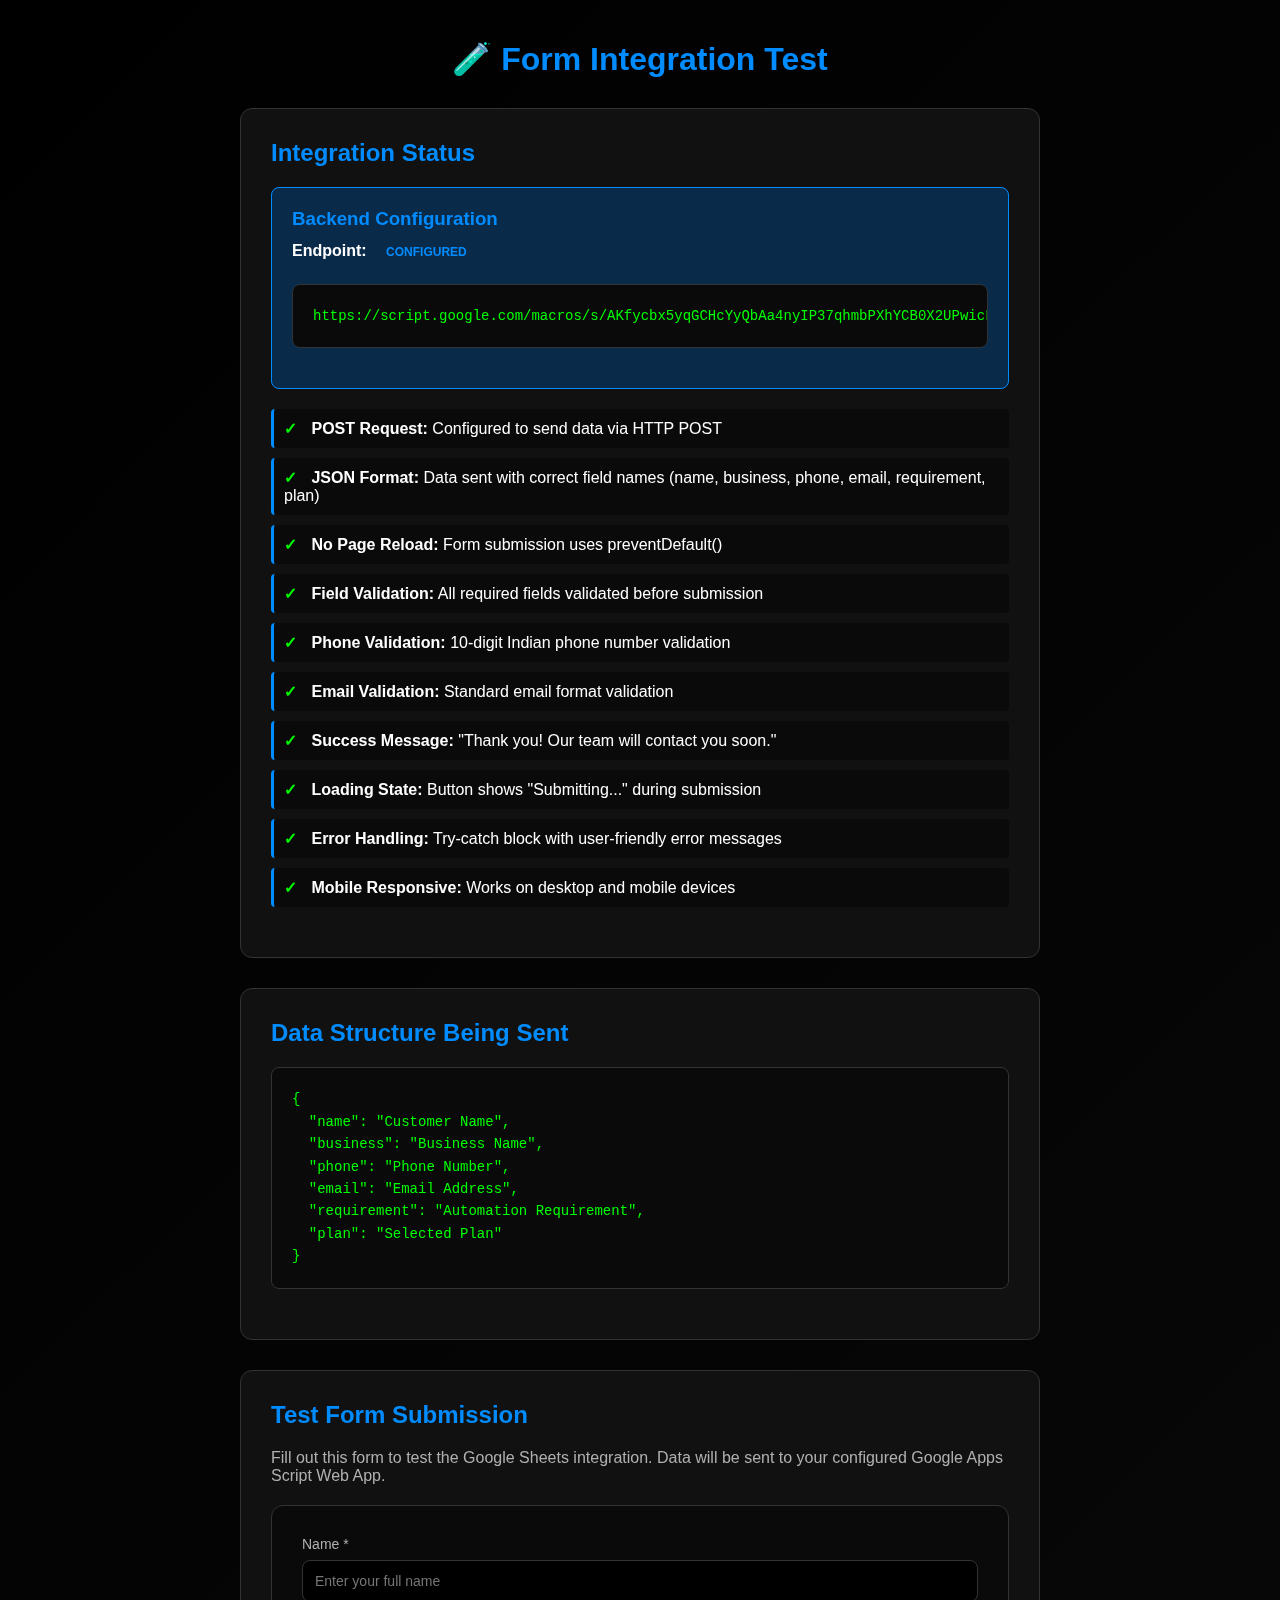
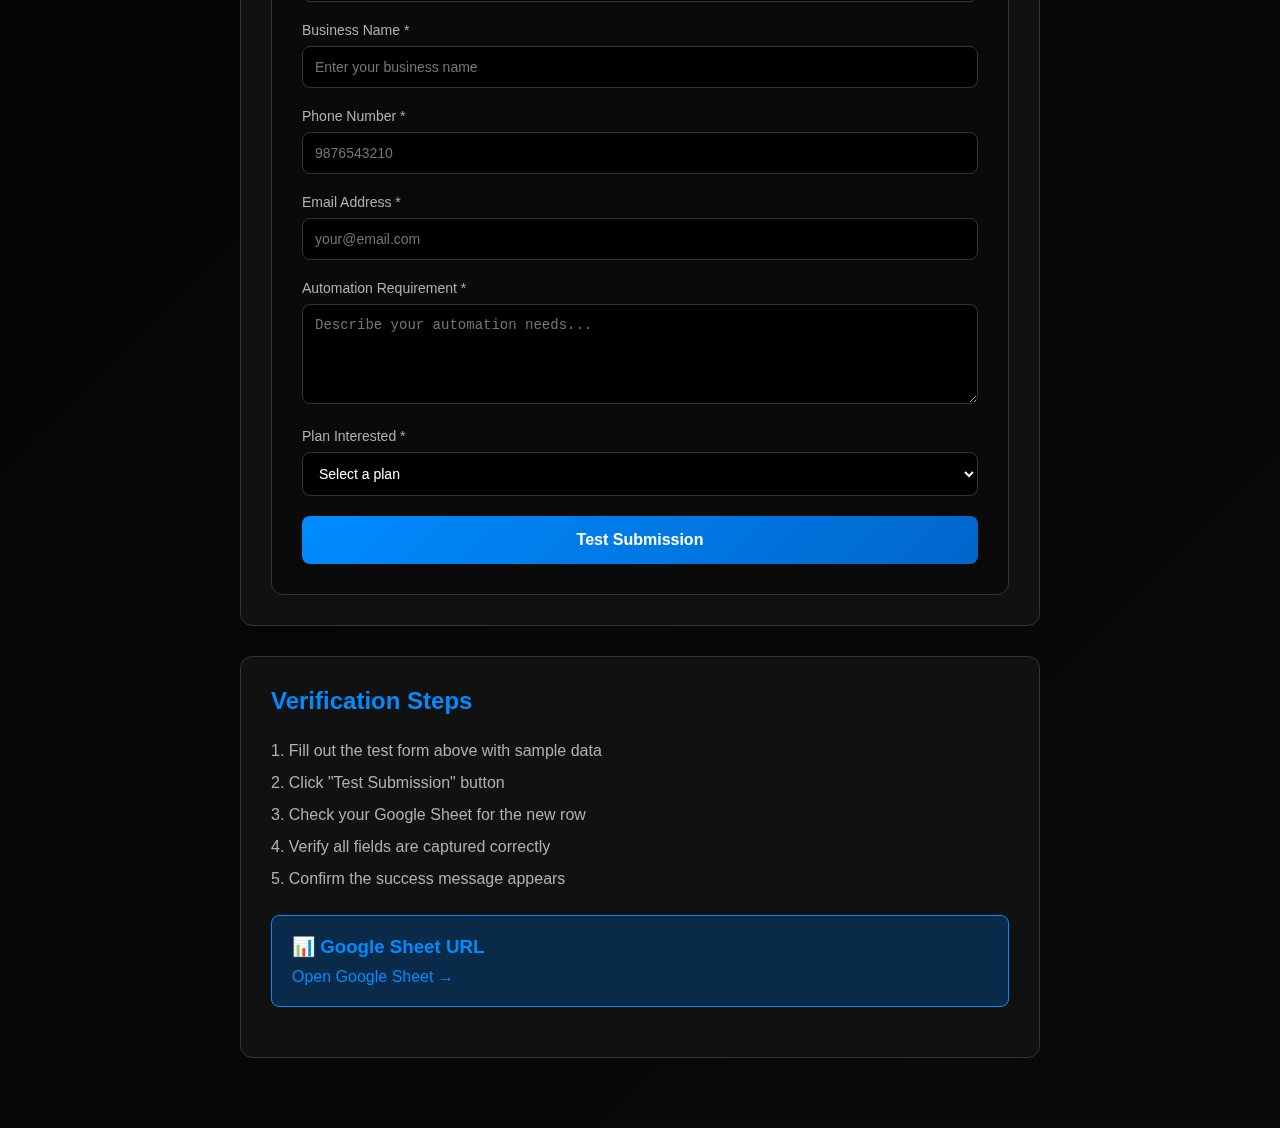
<file: test-form-integration.html>
<!DOCTYPE html>
<html lang="en">
<head>
    <meta charset="UTF-8">
    <meta name="viewport" content="width=device-width, initial-scale=1.0">
    <title>Form Integration Test - AutoHub Solutions</title>
    <style>
        * {
            margin: 0;
            padding: 0;
            box-sizing: border-box;
        }
        body {
            font-family: 'Arial', sans-serif;
            background: linear-gradient(135deg, #000000 0%, #0a0a0a 100%);
            color: #ffffff;
            padding: 40px 20px;
            min-height: 100vh;
        }
        .container {
            max-width: 800px;
            margin: 0 auto;
        }
        h1 {
            text-align: center;
            margin-bottom: 30px;
            color: #008cff;
        }
        .test-section {
            background: #111111;
            border: 1px solid #333333;
            border-radius: 12px;
            padding: 30px;
            margin-bottom: 30px;
        }
        h2 {
            color: #008cff;
            margin-bottom: 20px;
            font-size: 24px;
        }
        .checklist {
            list-style: none;
            margin-bottom: 20px;
        }
        .checklist li {
            padding: 10px;
            margin-bottom: 10px;
            background: #0a0a0a;
            border-left: 3px solid #008cff;
            border-radius: 4px;
        }
        .checklist li:before {
            content: "✓ ";
            color: #00ff00;
            font-weight: bold;
            margin-right: 10px;
        }
        .code-block {
            background: #0a0a0a;
            border: 1px solid #333333;
            border-radius: 8px;
            padding: 20px;
            margin: 20px 0;
            overflow-x: auto;
        }
        .code-block pre {
            color: #00ff00;
            font-family: 'Courier New', monospace;
            font-size: 14px;
            line-height: 1.6;
        }
        .test-form {
            background: #0a0a0a;
            border: 1px solid #333333;
            border-radius: 12px;
            padding: 30px;
        }
        .form-group {
            margin-bottom: 20px;
        }
        label {
            display: block;
            margin-bottom: 8px;
            color: #b0b0b0;
            font-size: 14px;
        }
        input, textarea, select {
            width: 100%;
            padding: 12px;
            background: #000000;
            border: 1px solid #333333;
            border-radius: 8px;
            color: #ffffff;
            font-size: 14px;
        }
        input:focus, textarea:focus, select:focus {
            outline: none;
            border-color: #008cff;
        }
        textarea {
            min-height: 100px;
            resize: vertical;
        }
        button {
            background: linear-gradient(135deg, #008cff 0%, #0066cc 100%);
            color: #ffffff;
            border: none;
            padding: 15px 40px;
            border-radius: 8px;
            font-size: 16px;
            font-weight: 600;
            cursor: pointer;
            width: 100%;
            transition: transform 0.2s ease;
        }
        button:hover {
            transform: translateY(-2px);
        }
        button:disabled {
            opacity: 0.5;
            cursor: not-allowed;
        }
        .success-message {
            background: #0a3a0a;
            border: 2px solid #00ff00;
            border-radius: 12px;
            padding: 30px;
            text-align: center;
            display: none;
        }
        .success-message.show {
            display: block;
        }
        .success-icon {
            font-size: 48px;
            color: #00ff00;
            margin-bottom: 20px;
        }
        .info-box {
            background: #0a2a4a;
            border: 1px solid #008cff;
            border-radius: 8px;
            padding: 20px;
            margin: 20px 0;
        }
        .info-box h3 {
            color: #008cff;
            margin-bottom: 10px;
        }
        .status {
            display: inline-block;
            padding: 5px 15px;
            border-radius: 20px;
            font-size: 12px;
            font-weight: bold;
        }
        .status.success {
            background: #0a3a0a;
            color: #00ff00;
        }
        .status.info {
            background: #0a2a4a;
            color: #008cff;
        }
    </style>
</head>
<body>
    <div class="container">
        <h1>🧪 Form Integration Test</h1>
        
        <div class="test-section">
            <h2>Integration Status</h2>
            <div class="info-box">
                <h3>Backend Configuration</h3>
                <p><strong>Endpoint:</strong> <span class="status info">CONFIGURED</span></p>
                <div class="code-block">
                    <pre>https://script.google.com/macros/s/AKfycbx5yqGCHcYyQbAa4nyIP37qhmbPXhYCB0X2UPwicLwKbfBWgnwr_1urKKi2P0UumGyF/exec</pre>
                </div>
            </div>
            
            <ul class="checklist">
                <li><strong>POST Request:</strong> Configured to send data via HTTP POST</li>
                <li><strong>JSON Format:</strong> Data sent with correct field names (name, business, phone, email, requirement, plan)</li>
                <li><strong>No Page Reload:</strong> Form submission uses preventDefault()</li>
                <li><strong>Field Validation:</strong> All required fields validated before submission</li>
                <li><strong>Phone Validation:</strong> 10-digit Indian phone number validation</li>
                <li><strong>Email Validation:</strong> Standard email format validation</li>
                <li><strong>Success Message:</strong> "Thank you! Our team will contact you soon."</li>
                <li><strong>Loading State:</strong> Button shows "Submitting..." during submission</li>
                <li><strong>Error Handling:</strong> Try-catch block with user-friendly error messages</li>
                <li><strong>Mobile Responsive:</strong> Works on desktop and mobile devices</li>
            </ul>
        </div>

        <div class="test-section">
            <h2>Data Structure Being Sent</h2>
            <div class="code-block">
                <pre>{
  "name": "Customer Name",
  "business": "Business Name",
  "phone": "Phone Number",
  "email": "Email Address",
  "requirement": "Automation Requirement",
  "plan": "Selected Plan"
}</pre>
            </div>
        </div>

        <div class="test-section">
            <h2>Test Form Submission</h2>
            <p style="margin-bottom: 20px; color: #b0b0b0;">Fill out this form to test the Google Sheets integration. Data will be sent to your configured Google Apps Script Web App.</p>
            
            <form id="testForm" class="test-form">
                <div class="form-group">
                    <label for="testName">Name *</label>
                    <input type="text" id="testName" required placeholder="Enter your full name">
                </div>
                
                <div class="form-group">
                    <label for="testBusiness">Business Name *</label>
                    <input type="text" id="testBusiness" required placeholder="Enter your business name">
                </div>
                
                <div class="form-group">
                    <label for="testPhone">Phone Number *</label>
                    <input type="tel" id="testPhone" required placeholder="9876543210">
                </div>
                
                <div class="form-group">
                    <label for="testEmail">Email Address *</label>
                    <input type="email" id="testEmail" required placeholder="your@email.com">
                </div>
                
                <div class="form-group">
                    <label for="testRequirement">Automation Requirement *</label>
                    <textarea id="testRequirement" required placeholder="Describe your automation needs..."></textarea>
                </div>
                
                <div class="form-group">
                    <label for="testPlan">Plan Interested *</label>
                    <select id="testPlan" required>
                        <option value="">Select a plan</option>
                        <option value="Demo">Demo Plan - ₹500</option>
                        <option value="Basic">Basic Plan - ₹2,500</option>
                        <option value="Standard">Standard Plan - ₹5,000</option>
                        <option value="Custom">Custom Plan</option>
                    </select>
                </div>
                
                <button type="submit" id="testSubmitBtn">Test Submission</button>
            </form>
            
            <div id="testSuccessMessage" class="success-message">
                <div class="success-icon">✓</div>
                <h3>Thank you!</h3>
                <p>Our team will contact you soon.</p>
                <button onclick="resetTestForm()" style="margin-top: 20px;">Submit Another Enquiry</button>
            </div>
        </div>

        <div class="test-section">
            <h2>Verification Steps</h2>
            <ol style="list-style-position: inside; color: #b0b0b0; line-height: 2;">
                <li>Fill out the test form above with sample data</li>
                <li>Click "Test Submission" button</li>
                <li>Check your Google Sheet for the new row</li>
                <li>Verify all fields are captured correctly</li>
                <li>Confirm the success message appears</li>
            </ol>
            
            <div class="info-box" style="margin-top: 20px;">
                <h3>📊 Google Sheet URL</h3>
                <p><a href="https://docs.google.com/spreadsheets/d/1OzdQ-B__cHqbuNp2GTRUxYqxP9t8F1d_SmPeOga1yDo/edit?usp=sharing" target="_blank" style="color: #008cff; text-decoration: none;">Open Google Sheet →</a></p>
            </div>
        </div>
    </div>

    <script>
        // Same configuration as main site
        const GOOGLE_SCRIPT_URL = 'https://script.google.com/macros/s/AKfycbx5yqGCHcYyQbAa4nyIP37qhmbPXhYCB0X2UPwicLwKbfBWgnwr_1urKKi2P0UumGyF/exec';
        
        const testForm = document.getElementById('testForm');
        const testSubmitBtn = document.getElementById('testSubmitBtn');
        const testSuccessMessage = document.getElementById('testSuccessMessage');

        testForm.addEventListener('submit', async function(e) {
            e.preventDefault();

            // Validate form
            if (!validateTestForm()) {
                return;
            }

            // Show loading state
            testSubmitBtn.textContent = 'Submitting...';
            testSubmitBtn.disabled = true;

            // Collect form data
            const formData = {
                name: document.getElementById('testName').value.trim(),
                business: document.getElementById('testBusiness').value.trim(),
                phone: document.getElementById('testPhone').value.trim(),
                email: document.getElementById('testEmail').value.trim(),
                requirement: document.getElementById('testRequirement').value.trim(),
                plan: document.getElementById('testPlan').value
            };

            console.log('📤 Sending data to Google Sheets:', formData);

            try {
                // Send data to Google Sheets
                const response = await fetch(GOOGLE_SCRIPT_URL, {
                    method: 'POST',
                    mode: 'no-cors',
                    headers: {
                        'Content-Type': 'application/json',
                    },
                    body: JSON.stringify(formData)
                });

                console.log('✅ Form submitted successfully');
                
                // Show success message
                testForm.style.display = 'none';
                testSuccessMessage.classList.add('show');
                testSuccessMessage.scrollIntoView({ behavior: 'smooth', block: 'center' });

            } catch (error) {
                console.error('❌ Error submitting form:', error);
                alert('There was an error submitting your form. Please try again or contact us directly.');
            } finally {
                testSubmitBtn.textContent = 'Test Submission';
                testSubmitBtn.disabled = false;
            }
        });

        function validateTestForm() {
            const name = document.getElementById('testName').value.trim();
            const business = document.getElementById('testBusiness').value.trim();
            const phone = document.getElementById('testPhone').value.trim();
            const email = document.getElementById('testEmail').value.trim();
            const requirement = document.getElementById('testRequirement').value.trim();
            const plan = document.getElementById('testPlan').value;

            if (!name) {
                alert('Please enter your name');
                return false;
            }

            if (!business) {
                alert('Please enter your business name');
                return false;
            }

            if (!phone) {
                alert('Please enter your phone number');
                return false;
            }

            // Validate phone number format (Indian numbers)
            const phoneRegex = /^[6-9]\d{9}$/;
            if (!phoneRegex.test(phone.replace(/\D/g, ''))) {
                alert('Please enter a valid 10-digit phone number (starting with 6-9)');
                return false;
            }

            if (!email) {
                alert('Please enter your email address');
                return false;
            }

            // Validate email format
            const emailRegex = /^[^\s@]+@[^\s@]+\.[^\s@]+$/;
            if (!emailRegex.test(email)) {
                alert('Please enter a valid email address');
                return false;
            }

            if (!requirement) {
                alert('Please describe your automation requirement');
                return false;
            }

            if (!plan) {
                alert('Please select a plan');
                return false;
            }

            return true;
        }

        function resetTestForm() {
            testForm.reset();
            testForm.style.display = 'block';
            testSuccessMessage.classList.remove('show');
        }
    </script>
</body>
</html>
</file>
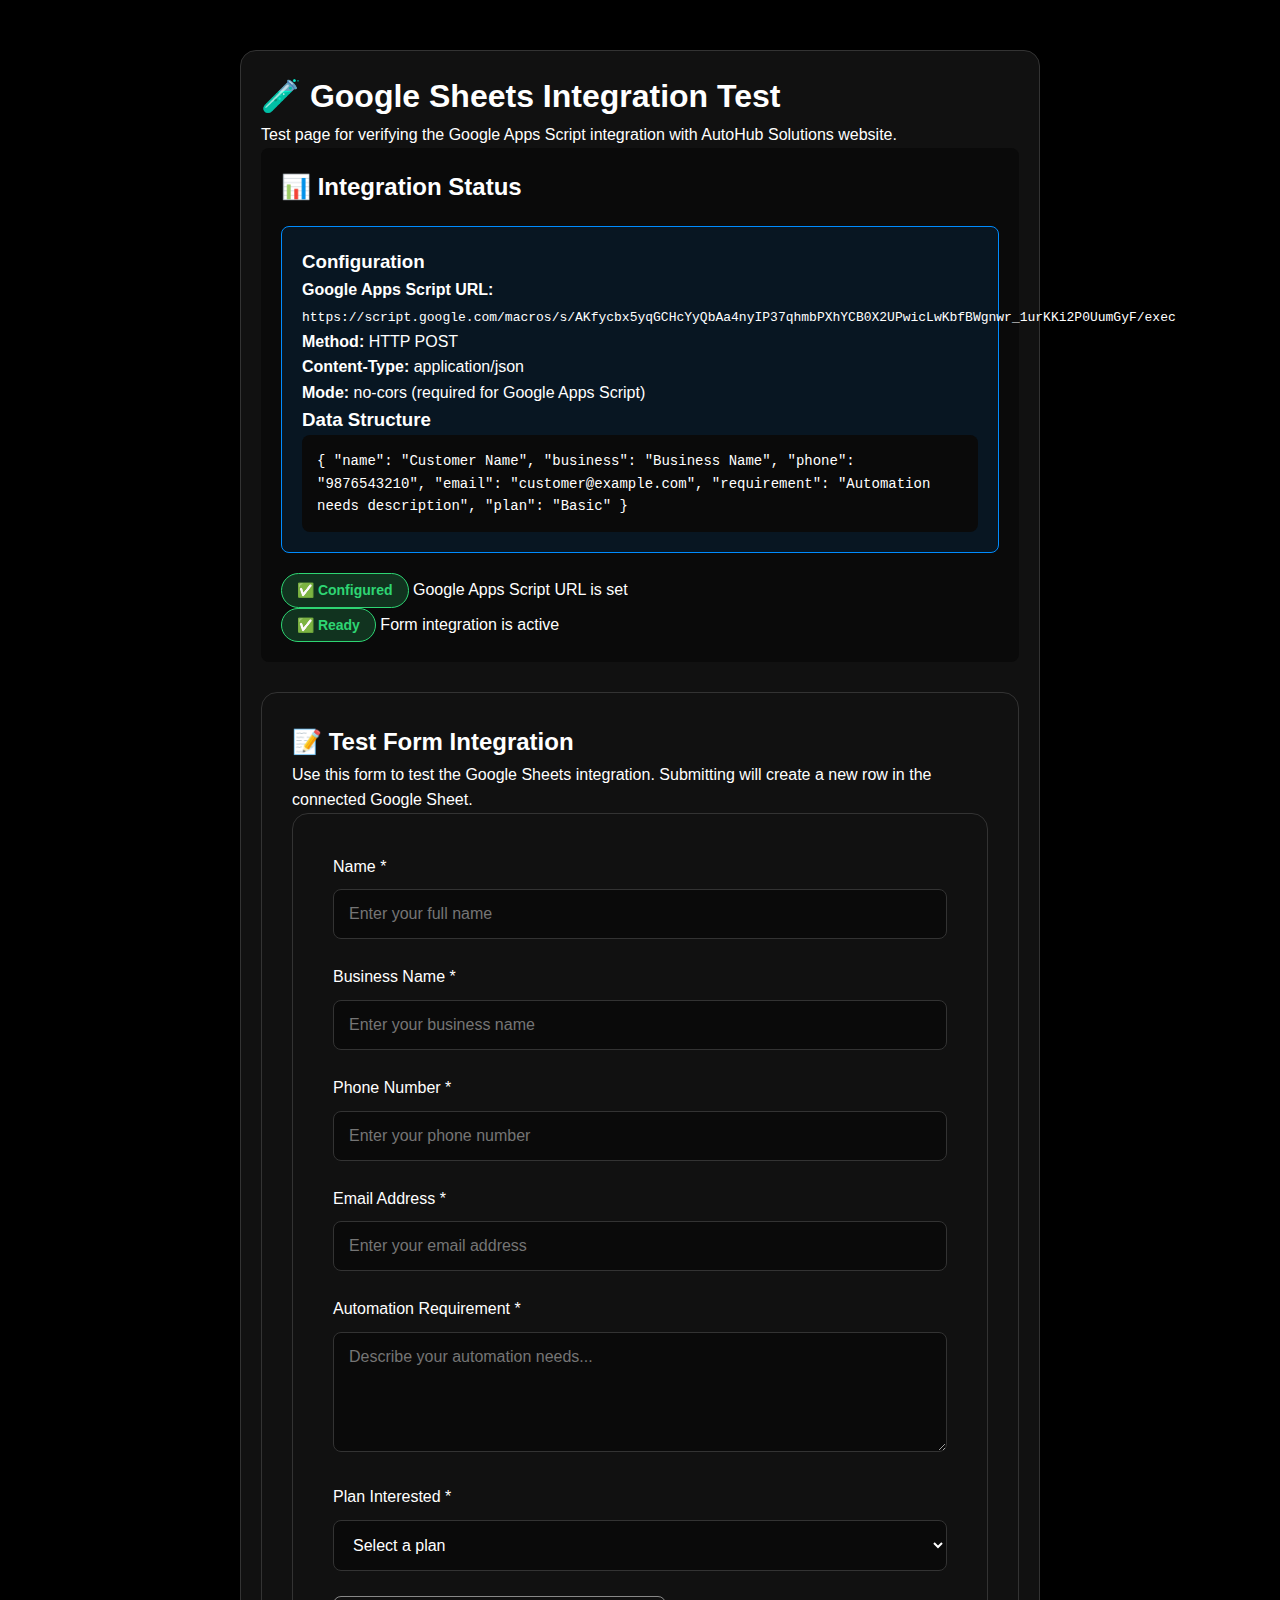
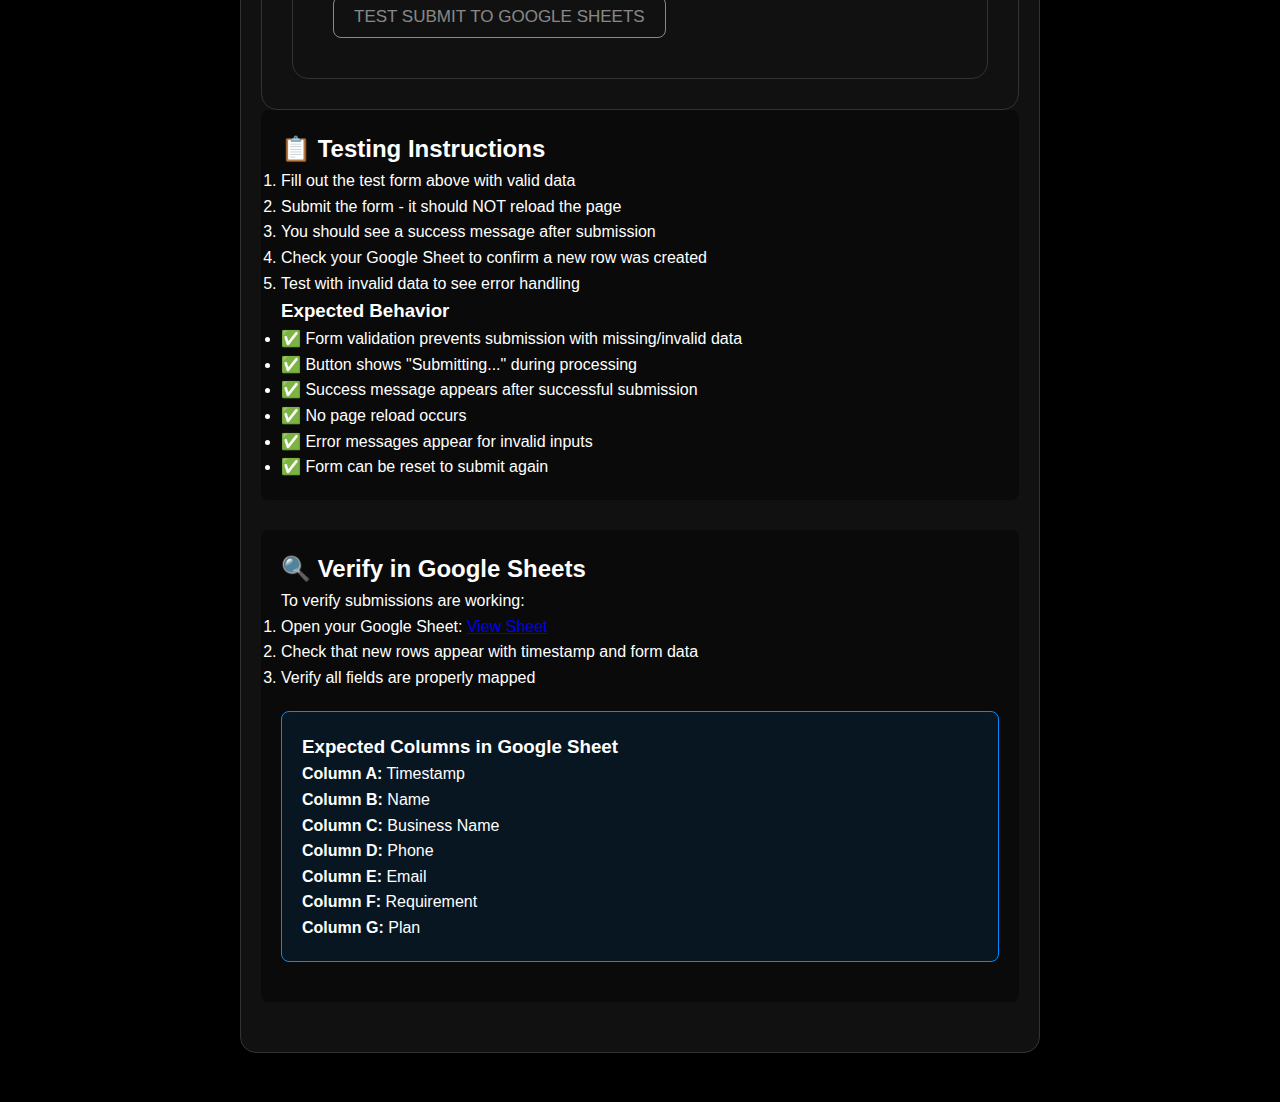
<file: test-google-sheets-integration.html>
<!DOCTYPE html>
<html lang="en">
<head>
    <meta charset="UTF-8">
    <meta name="viewport" content="width=device-width, initial-scale=1.0">
    <title>Google Sheets Integration Test - AutoHub Solutions</title>
    <link rel="stylesheet" href="styles.css">
    <style>
        .test-container {
            max-width: 800px;
            margin: 50px auto;
            padding: 20px;
            background: var(--card-bg);
            border-radius: 16px;
            border: 1px solid var(--border-color);
        }
        
        .test-section {
            margin-bottom: 30px;
            padding: 20px;
            background: var(--secondary-black);
            border-radius: 8px;
        }
        
        .status-indicator {
            display: inline-block;
            padding: 5px 15px;
            border-radius: 20px;
            font-size: 14px;
            font-weight: 600;
        }
        
        .status-success {
            background: rgba(46, 213, 115, 0.2);
            color: #2ed573;
            border: 1px solid #2ed573;
        }
        
        .status-error {
            background: rgba(255, 71, 87, 0.2);
            color: #ff4757;
            border: 1px solid #ff4757;
        }
        
        .integration-details {
            background: rgba(0, 140, 255, 0.1);
            border: 1px solid var(--accent-blue);
            border-radius: 8px;
            padding: 20px;
            margin: 20px 0;
        }
        
        .data-structure {
            background: var(--secondary-black);
            padding: 15px;
            border-radius: 8px;
            font-family: monospace;
            font-size: 14px;
            overflow-x: auto;
        }
        
        .test-form {
            margin-top: 30px;
            padding: 30px;
            background: var(--card-bg);
            border-radius: 16px;
            border: 1px solid var(--border-color);
        }
    </style>
</head>
<body>
    <div class="container">
        <div class="test-container">
            <h1>🧪 Google Sheets Integration Test</h1>
            <p>Test page for verifying the Google Apps Script integration with AutoHub Solutions website.</p>
            
            <!-- Integration Status -->
            <div class="test-section">
                <h2>📊 Integration Status</h2>
                <div class="integration-details">
                    <h3>Configuration</h3>
                    <p><strong>Google Apps Script URL:</strong></p>
                    <code>https://script.google.com/macros/s/AKfycbx5yqGCHcYyQbAa4nyIP37qhmbPXhYCB0X2UPwicLwKbfBWgnwr_1urKKi2P0UumGyF/exec</code>
                    
                    <p><strong>Method:</strong> HTTP POST</p>
                    <p><strong>Content-Type:</strong> application/json</p>
                    <p><strong>Mode:</strong> no-cors (required for Google Apps Script)</p>
                    
                    <h3>Data Structure</h3>
                    <div class="data-structure">
{
  "name": "Customer Name",
  "business": "Business Name",
  "phone": "9876543210",
  "email": "customer@example.com",
  "requirement": "Automation needs description",
  "plan": "Basic"
}
                    </div>
                </div>
                
                <p><span class="status-indicator status-success">✅ Configured</span> Google Apps Script URL is set</p>
                <p><span class="status-indicator status-success">✅ Ready</span> Form integration is active</p>
            </div>
            
            <!-- Test Form -->
            <div class="test-form">
                <h2>📝 Test Form Integration</h2>
                <p>Use this form to test the Google Sheets integration. Submitting will create a new row in the connected Google Sheet.</p>
                
                <form id="testContactForm" class="contact-form">
                    <div class="form-group">
                        <label for="testName">Name *</label>
                        <input type="text" id="testName" name="name" required placeholder="Enter your full name">
                    </div>
                    <div class="form-group">
                        <label for="testBusinessName">Business Name *</label>
                        <input type="text" id="testBusinessName" name="businessName" required placeholder="Enter your business name">
                    </div>
                    <div class="form-group">
                        <label for="testPhone">Phone Number *</label>
                        <input type="tel" id="testPhone" name="phone" required placeholder="Enter your phone number">
                    </div>
                    <div class="form-group">
                        <label for="testEmail">Email Address *</label>
                        <input type="email" id="testEmail" name="email" required placeholder="Enter your email address">
                    </div>
                    <div class="form-group">
                        <label for="testRequirement">Automation Requirement *</label>
                        <textarea id="testRequirement" name="requirement" required placeholder="Describe your automation needs..."></textarea>
                    </div>
                    <div class="form-group">
                        <label for="testPlan">Plan Interested *</label>
                        <select id="testPlan" name="plan" required>
                            <option value="">Select a plan</option>
                            <option value="Demo">Demo Plan - ₹500</option>
                            <option value="Basic">Basic Plan - ₹2,500</option>
                            <option value="Standard">Standard Plan - ₹5,000</option>
                            <option value="Custom">Custom Plan</option>
                        </select>
                    </div>
                    <button type="submit" id="testSubmitBtn">Test Submit to Google Sheets</button>
                </form>
                
                <div id="testSuccessMessage" class="success-message" style="display: none;">
                    <div class="success-icon">✓</div>
                    <h3>Success!</h3>
                    <p>Data has been submitted to Google Sheets. Check your spreadsheet to verify.</p>
                    <button onclick="resetTestForm()">Test Another Submission</button>
                </div>
            </div>
            
            <!-- Testing Instructions -->
            <div class="test-section">
                <h2>📋 Testing Instructions</h2>
                <ol>
                    <li>Fill out the test form above with valid data</li>
                    <li>Submit the form - it should NOT reload the page</li>
                    <li>You should see a success message after submission</li>
                    <li>Check your Google Sheet to confirm a new row was created</li>
                    <li>Test with invalid data to see error handling</li>
                </ol>
                
                <h3>Expected Behavior</h3>
                <ul>
                    <li>✅ Form validation prevents submission with missing/invalid data</li>
                    <li>✅ Button shows "Submitting..." during processing</li>
                    <li>✅ Success message appears after successful submission</li>
                    <li>✅ No page reload occurs</li>
                    <li>✅ Error messages appear for invalid inputs</li>
                    <li>✅ Form can be reset to submit again</li>
                </ul>
            </div>
            
            <!-- Google Sheet Verification -->
            <div class="test-section">
                <h2>🔍 Verify in Google Sheets</h2>
                <p>To verify submissions are working:</p>
                <ol>
                    <li>Open your Google Sheet: <a href="https://docs.google.com/spreadsheets/d/1OzdQ-B__cHqbuNp2GTRUxYqxP9t8F1d_SmPeOga1yDo/edit?usp=sharing" target="_blank">View Sheet</a></li>
                    <li>Check that new rows appear with timestamp and form data</li>
                    <li>Verify all fields are properly mapped</li>
                </ol>
                
                <div class="integration-details">
                    <h3>Expected Columns in Google Sheet</h3>
                    <p><strong>Column A:</strong> Timestamp</p>
                    <p><strong>Column B:</strong> Name</p>
                    <p><strong>Column C:</strong> Business Name</p>
                    <p><strong>Column D:</strong> Phone</p>
                    <p><strong>Column E:</strong> Email</p>
                    <p><strong>Column F:</strong> Requirement</p>
                    <p><strong>Column G:</strong> Plan</p>
                </div>
            </div>
        </div>
    </div>

    <script>
        // Test form integration using the same logic as main site
        const testContactForm = document.getElementById('testContactForm');
        const testSubmitBtn = document.getElementById('testSubmitBtn');
        const testSuccessMessage = document.getElementById('testSuccessMessage');

        const GOOGLE_SCRIPT_URL = 'https://script.google.com/macros/s/AKfycbx5yqGCHcYyQbAa4nyIP37qhmbPXhYCB0X2UPwicLwKbfBWgnwr_1urKKi2P0UumGyF/exec';

        // Test form submission handler
        if (testContactForm) {
            testContactForm.addEventListener('submit', async function(e) {
                e.preventDefault();

                // Clear previous errors
                clearTestValidationErrors();

                // Validate form
                if (!validateTestForm()) {
                    return;
                }

                // Show loading state
                const originalBtnText = testSubmitBtn.textContent;
                testSubmitBtn.textContent = 'Submitting to Google Sheets...';
                testSubmitBtn.disabled = true;
                testSubmitBtn.style.opacity = '0.7';

                // Collect and sanitize form data
                const formData = {
                    name: sanitizeInput(document.getElementById('testName').value.trim()),
                    business: sanitizeInput(document.getElementById('testBusinessName').value.trim()),
                    phone: sanitizeInput(document.getElementById('testPhone').value.trim()),
                    email: sanitizeInput(document.getElementById('testEmail').value.trim()),
                    requirement: sanitizeInput(document.getElementById('testRequirement').value.trim()),
                    plan: document.getElementById('testPlan').value
                };

                try {
                    // Send data to Google Sheets
                    const response = await fetch(GOOGLE_SCRIPT_URL, {
                        method: 'POST',
                        mode: 'no-cors',
                        headers: {
                            'Content-Type': 'application/json',
                        },
                        body: JSON.stringify(formData)
                    });

                    // Show success message
                    showTestSuccessMessage();

                } catch (error) {
                    console.error('Error submitting form:', error);
                    showTestErrorMessage('Unable to submit form. Please check your connection and try again.');
                } finally {
                    // Reset button state
                    testSubmitBtn.textContent = originalBtnText;
                    testSubmitBtn.disabled = false;
                    testSubmitBtn.style.opacity = '1';
                }
            });
        }

        // Test form validation and helper functions (same as main site)
        function sanitizeInput(input) {
            if (!input) return '';
            return input
                .replace(/&/g, '&amp;')
                .replace(/</g, '&lt;')
                .replace(/>/g, '&gt;')
                .replace(/"/g, '&quot;')
                .replace(/'/g, '&#39;');
        }

        function clearTestValidationErrors() {
            const errorElements = document.querySelectorAll('.test-error-message');
            errorElements.forEach(el => el.remove());
            
            const formGroups = document.querySelectorAll('.test-form .form-group');
            formGroups.forEach(group => {
                group.classList.remove('error');
            });
        }

        function showTestFieldError(fieldId, message) {
            const field = document.getElementById(fieldId);
            const formGroup = field.closest('.form-group');
            
            if (formGroup && !formGroup.querySelector('.test-error-message')) {
                const errorDiv = document.createElement('div');
                errorDiv.className = 'error-message test-error-message';
                errorDiv.textContent = message;
                formGroup.appendChild(errorDiv);
                formGroup.classList.add('error');
            }
        }

        function showTestErrorMessage(message) {
            const existingError = document.querySelector('.test-form-error-message');
            if (existingError) {
                existingError.remove();
            }
            
            const errorDiv = document.createElement('div');
            errorDiv.className = 'form-error-message test-form-error-message';
            errorDiv.innerHTML = `
                <div class="error-icon">⚠️</div>
                <span>${message}</span>
                <button onclick="this.parentElement.remove()" class="close-error">&times;</button>
            `;
            
            testContactForm.parentNode.insertBefore(errorDiv, testContactForm);
            
            setTimeout(() => {
                if (errorDiv.parentNode) {
                    errorDiv.remove();
                }
            }, 10000);
        }

        function validateTestForm() {
            const name = document.getElementById('testName').value.trim();
            const businessName = document.getElementById('testBusinessName').value.trim();
            const phone = document.getElementById('testPhone').value.trim();
            const email = document.getElementById('testEmail').value.trim();
            const requirement = document.getElementById('testRequirement').value.trim();
            const plan = document.getElementById('testPlan').value;

            let isValid = true;

            if (!name) {
                showTestFieldError('testName', 'Please enter your name');
                isValid = false;
            }

            if (!businessName) {
                showTestFieldError('testBusinessName', 'Please enter your business name');
                isValid = false;
            }

            if (!phone) {
                showTestFieldError('testPhone', 'Please enter your phone number');
                isValid = false;
            } else {
                const phoneRegex = /^[6-9]\d{9}$/;
                const cleanPhone = phone.replace(/\D/g, '');
                if (!phoneRegex.test(cleanPhone)) {
                    showTestFieldError('testPhone', 'Please enter a valid 10-digit phone number (6-9)xxxxxxxx');
                    isValid = false;
                }
            }

            if (!email) {
                showTestFieldError('testEmail', 'Please enter your email address');
                isValid = false;
            } else {
                const emailRegex = /^[^\s@]+@[^\s@]+\.[^\s@]+$/;
                if (!emailRegex.test(email)) {
                    showTestFieldError('testEmail', 'Please enter a valid email address');
                    isValid = false;
                }
            }

            if (!requirement) {
                showTestFieldError('testRequirement', 'Please describe your automation requirement');
                isValid = false;
            }

            if (!plan) {
                showTestFieldError('testPlan', 'Please select a plan');
                isValid = false;
            }

            if (!isValid) {
                const firstError = document.querySelector('.test-form .form-group.error');
                if (firstError) {
                    firstError.scrollIntoView({ behavior: 'smooth', block: 'center' });
                }
            }

            return isValid;
        }

        function showTestSuccessMessage() {
            if (testContactForm && testSuccessMessage) {
                testContactForm.style.display = 'none';
                testSuccessMessage.style.display = 'block';
                testSuccessMessage.scrollIntoView({ behavior: 'smooth', block: 'center' });
            }
        }

        function resetTestForm() {
            if (testContactForm && testSuccessMessage) {
                testContactForm.reset();
                testContactForm.style.display = 'block';
                testSuccessMessage.style.display = 'none';
                clearTestValidationErrors();
            }
        }
    </script>
</body>
</html>
</file>
<file: styles.css>
/* ========================================
   RESET & BASE STYLES
   ======================================== */
* {
    margin: 0;
    padding: 0;
    box-sizing: border-box;
}

:root {
    --primary-black: #000000;
    --secondary-black: #0a0a0a;
    --accent-blue: #008cff;
    --text-white: #ffffff;
    --text-gray: #b0b0b0;
    --card-bg: #111111;
    --border-color: #333333;
}

html {
    scroll-behavior: smooth;
}

body {
    font-family: 'Inter', -apple-system, BlinkMacSystemFont, 'Segoe UI', Roboto, Oxygen, Ubuntu, Cantarell, sans-serif;
    background-color: var(--primary-black);
    color: var(--text-white);
    line-height: 1.6;
    overflow-x: hidden;
}

.container {
    max-width: 1200px;
    margin: 0 auto;
    padding: 0 20px;
}

/* ========================================
   MANDATORY BUTTON STYLES (from Uiverse.io)
   ======================================== */
button {
    padding: 10px 20px;
    text-transform: uppercase;
    border-radius: 8px;
    font-size: 17px;
    font-weight: 500;
    color: #ffffff80;
    text-shadow: none;
    background: transparent;
    cursor: pointer;
    box-shadow: transparent;
    border: 1px solid #ffffff80;
    transition: 0.5s ease;
    user-select: none;
}

button:hover,
button:focus {
    color: #ffffff;
    background: #008cff;
    border: 1px solid #008cff;
    text-shadow: 0 0 5px #ffffff, 0 0 10px #ffffff, 0 0 20px #ffffff;
    box-shadow:
        0 0 5px #008cff,
        0 0 20px #008cff,
        0 0 50px #008cff,
        0 0 100px #008cff;
}

/* ========================================
   NAVIGATION
   ======================================== */
.navbar {
    position: fixed;
    top: 0;
    left: 0;
    right: 0;
    background: rgba(0, 0, 0, 0.95);
    backdrop-filter: blur(10px);
    z-index: 1000;
    border-bottom: 1px solid var(--border-color);
}

.nav-container {
    max-width: 1200px;
    margin: 0 auto;
    padding: 15px 20px;
    display: flex;
    justify-content: space-between;
    align-items: center;
}

.nav-logo h2 {
    font-size: 28px;
    font-weight: 800;
    color: var(--text-white);
}

.nav-logo h2 span {
    color: var(--accent-blue);
}

.nav-menu {
    display: flex;
    list-style: none;
    gap: 30px;
}

.nav-menu a {
    color: var(--text-gray);
    text-decoration: none;
    font-weight: 500;
    transition: color 0.3s ease;
}

.nav-menu a:hover {
    color: var(--accent-blue);
}

.nav-menu .demo-link {
    color: var(--accent-blue);
    font-weight: 600;
}

.nav-menu .demo-link:hover {
    color: var(--text-white);
}

.nav-toggle {
    display: none;
    flex-direction: column;
    background: none;
    border: none;
    padding: 5px;
    cursor: pointer;
}

.nav-toggle span {
    width: 25px;
    height: 3px;
    background: var(--text-white);
    margin: 3px 0;
    transition: 0.3s ease;
    border-radius: 2px;
}

/* ========================================
   HERO SECTION
   ======================================== */
.hero {
    min-height: 100vh;
    display: flex;
    align-items: center;
    justify-content: center;
    text-align: center;
    padding: 120px 20px 60px;
    background: linear-gradient(135deg, var(--primary-black) 0%, var(--secondary-black) 100%);
    position: relative;
    overflow: hidden;
}

.hero::before {
    content: '';
    position: absolute;
    top: 0;
    left: 0;
    right: 0;
    bottom: 0;
    background: radial-gradient(circle at 20% 50%, rgba(0, 140, 255, 0.1) 0%, transparent 50%),
                radial-gradient(circle at 80% 20%, rgba(0, 140, 255, 0.05) 0%, transparent 40%);
    pointer-events: none;
}

.hero-content {
    max-width: 900px;
    z-index: 1;
    animation: fadeInUp 1s ease;
}

.hero-title {
    font-size: clamp(40px, 8vw, 72px);
    font-weight: 800;
    margin-bottom: 20px;
    line-height: 1.1;
    background: linear-gradient(135deg, var(--text-white) 0%, var(--text-gray) 100%);
    -webkit-background-clip: text;
    -webkit-text-fill-color: transparent;
    background-clip: text;
}

.hero-subtitle {
    font-size: clamp(18px, 4vw, 24px);
    color: var(--accent-blue);
    margin-bottom: 30px;
    font-weight: 600;
}

.hero-buttons {
    display: flex;
    gap: 20px;
    justify-content: center;
    flex-wrap: wrap;
    margin-bottom: 30px;
}

.hero-intro {
    font-size: 18px;
    color: var(--text-gray);
    max-width: 700px;
    margin: 0 auto;
    line-height: 1.8;
}

/* ========================================
   FEATURES SECTION
   ======================================== */
.features {
    padding: 80px 0;
    background: var(--secondary-black);
}

.features-grid {
    display: grid;
    grid-template-columns: repeat(auto-fit, minmax(250px, 1fr));
    gap: 30px;
}

.feature-card {
    background: var(--card-bg);
    border: 1px solid var(--border-color);
    border-radius: 12px;
    padding: 30px;
    text-align: center;
    transition: transform 0.3s ease, box-shadow 0.3s ease;
}

.feature-card:hover {
    transform: translateY(-5px);
    box-shadow: 0 10px 30px rgba(0, 140, 255, 0.2);
    border-color: var(--accent-blue);
}

.feature-icon {
    font-size: 48px;
    margin-bottom: 20px;
}

.feature-card h3 {
    font-size: 22px;
    margin-bottom: 15px;
    color: var(--text-white);
}

.feature-card p {
    color: var(--text-gray);
    line-height: 1.6;
}

/* ========================================
   SERVICES SECTION
   ======================================== */
.services {
    padding: 80px 0;
    background: var(--secondary-black);
}

.section-title {
    font-size: 42px;
    text-align: center;
    margin-bottom: 50px;
    font-weight: 800;
}

.services-grid {
    display: grid;
    grid-template-columns: repeat(auto-fit, minmax(280px, 1fr));
    gap: 30px;
}

.service-card {
    background: var(--card-bg);
    border: 1px solid var(--border-color);
    border-radius: 12px;
    padding: 35px;
    position: relative;
    overflow: hidden;
    transition: transform 0.3s ease, border-color 0.3s ease;
}

.service-card:hover {
    transform: translateY(-5px);
    border-color: var(--accent-blue);
}

.service-number {
    position: absolute;
    top: -10px;
    right: -10px;
    font-size: 80px;
    font-weight: 900;
    color: rgba(0, 140, 255, 0.05);
    line-height: 1;
}

.service-card h3 {
    font-size: 24px;
    margin-bottom: 15px;
    color: var(--text-white);
}

.service-card p {
    color: var(--text-gray);
    line-height: 1.7;
}

/* ========================================
   PRICING SECTION
   ======================================== */
.pricing {
    padding: 80px 0;
    background: var(--primary-black);
}

.pricing-note {
    text-align: center;
    color: var(--accent-blue);
    font-size: 16px;
    margin-bottom: 40px;
}

.pricing-grid {
    display: grid;
    grid-template-columns: repeat(auto-fit, minmax(280px, 1fr));
    gap: 30px;
}

/* ========================================
   WHY AUTOMATION SECTION
   ======================================== */
.why-automation {
    padding: 80px 0;
    background: var(--secondary-black);
}

.benefits-grid {
    display: grid;
    grid-template-columns: repeat(auto-fit, minmax(200px, 1fr));
    gap: 30px;
}

.benefit-item {
    text-align: center;
    padding: 30px;
    background: var(--card-bg);
    border: 1px solid var(--border-color);
    border-radius: 12px;
    transition: transform 0.3s ease;
}

.benefit-item:hover {
    transform: translateY(-5px);
}

.benefit-icon {
    font-size: 56px;
    margin-bottom: 20px;
}

.benefit-item h3 {
    font-size: 20px;
    margin-bottom: 15px;
    color: var(--text-white);
}

.benefit-item p {
    color: var(--text-gray);
    line-height: 1.6;
}

/* ========================================
   CONTACT FORM SECTION
   ======================================== */
.contact {
    padding: 80px 0;
    background: var(--primary-black);
}

.contact-intro {
    text-align: center;
    color: var(--text-gray);
    max-width: 600px;
    margin: 0 auto 50px;
    font-size: 18px;
}

.contact-form-wrapper {
    max-width: 600px;
    margin: 0 auto;
}

.contact-form {
    background: var(--card-bg);
    border: 1px solid var(--border-color);
    border-radius: 16px;
    padding: 40px;
}

.form-group {
    margin-bottom: 25px;
}

.form-group label {
    display: block;
    margin-bottom: 10px;
    color: var(--text-white);
    font-weight: 500;
}

.form-group input,
.form-group textarea,
.form-group select {
    width: 100%;
    padding: 15px;
    background: var(--secondary-black);
    border: 1px solid var(--border-color);
    border-radius: 8px;
    color: var(--text-white);
    font-size: 16px;
    font-family: inherit;
    transition: border-color 0.3s ease;
}

.form-group input:focus,
.form-group textarea:focus,
.form-group select:focus {
    outline: none;
    border-color: var(--accent-blue);
}

.form-group textarea {
    min-height: 120px;
    resize: vertical;
}

.form-group select {
    cursor: pointer;
}

.form-group select option {
    background: var(--secondary-black);
    color: var(--text-white);
}

/* ========================================
   FORM ERROR STYLES
   ======================================== */

.form-group.error input,
.form-group.error textarea,
.form-group.error select {
    border-color: #ff4757;
    background: rgba(255, 71, 87, 0.05);
}

.error-message {
    color: #ff4757;
    font-size: 14px;
    margin-top: 8px;
    display: flex;
    align-items: center;
    gap: 6px;
}

.error-message::before {
    content: "⚠️";
    font-size: 12px;
}

.form-error-message {
    background: rgba(255, 71, 87, 0.1);
    border: 1px solid #ff4757;
    border-radius: 8px;
    padding: 15px 20px;
    margin-bottom: 25px;
    display: flex;
    align-items: center;
    gap: 12px;
    color: #ff4757;
    font-size: 16px;
    position: relative;
}

.form-error-message .error-icon {
    font-size: 20px;
    flex-shrink: 0;
}

.form-error-message .close-error {
    background: none;
    border: none;
    color: #ff4757;
    font-size: 20px;
    cursor: pointer;
    margin-left: auto;
    padding: 0;
    width: 24px;
    height: 24px;
    display: flex;
    align-items: center;
    justify-content: center;
    border-radius: 50%;
    transition: background-color 0.2s ease;
}

.form-error-message .close-error:hover {
    background: rgba(255, 71, 87, 0.2);
}

.success-message {
    background: var(--card-bg);
    border: 2px solid var(--accent-blue);
    border-radius: 16px;
    padding: 50px 40px;
    text-align: center;
}

.success-icon {
    font-size: 64px;
    color: var(--accent-blue);
    margin-bottom: 20px;
    display: inline-block;
}

.success-message h3 {
    font-size: 32px;
    margin-bottom: 15px;
    color: var(--text-white);
}

.success-message p {
    color: var(--text-gray);
    margin-bottom: 30px;
    font-size: 18px;
}

/* ========================================
   FOOTER
   ======================================== */
.footer {
    background: var(--secondary-black);
    border-top: 1px solid var(--border-color);
    padding: 60px 0 30px;
}

.footer-content {
    display: grid;
    grid-template-columns: repeat(auto-fit, minmax(250px, 1fr));
    gap: 40px;
    margin-bottom: 40px;
}

.footer-section h3,
.footer-section h4 {
    color: var(--text-white);
    margin-bottom: 20px;
}

.footer-section p {
    color: var(--text-gray);
    line-height: 1.6;
}

.contact-info p {
    margin-bottom: 12px;
}

.social-links {
    display: grid;
    grid-template-columns: repeat(auto-fit, minmax(150px, 1fr));
    gap: 15px;
}

.social-links a {
    display: flex;
    align-items: center;
    gap: 10px;
    color: var(--text-gray);
    text-decoration: none;
    transition: all 0.3s ease;
    padding: 12px 16px;
    background: var(--card-bg);
    border: 1px solid var(--border-color);
    border-radius: 8px;
}

.social-links a:hover {
    color: var(--accent-blue);
    background: rgba(0, 140, 255, 0.1);
    border-color: var(--accent-blue);
    transform: translateY(-3px);
    box-shadow: 0 5px 15px rgba(0, 140, 255, 0.2);
}

.social-links svg {
    flex-shrink: 0;
    width: 24px;
    height: 24px;
    transition: transform 0.3s ease;
}

.social-links a:hover svg {
    transform: scale(1.1);
}

/* Contact Section Social Links */
.contact-social-links {
    display: grid;
    grid-template-columns: repeat(auto-fit, minmax(120px, 1fr));
    gap: 15px;
    margin-top: 40px;
}

.contact-social-links a {
    display: flex;
    flex-direction: column;
    align-items: center;
    gap: 10px;
    padding: 20px 15px;
    background: var(--card-bg);
    border: 1px solid var(--border-color);
    border-radius: 12px;
    color: var(--text-gray);
    text-decoration: none;
    transition: all 0.3s ease;
}

.contact-social-links a:hover {
    color: var(--accent-blue);
    background: rgba(0, 140, 255, 0.1);
    border-color: var(--accent-blue);
    transform: translateY(-5px);
    box-shadow: 0 10px 25px rgba(0, 140, 255, 0.2);
}

.contact-social-links svg {
    width: 32px;
    height: 32px;
    transition: transform 0.3s ease;
}

.contact-social-links a:hover svg {
    transform: scale(1.15);
}

.contact-social-links span {
    font-size: 13px;
    font-weight: 500;
}

.footer-bottom {
    text-align: center;
    padding-top: 30px;
    border-top: 1px solid var(--border-color);
    color: var(--text-gray);
}

/* ========================================
   ANIMATIONS
   ======================================== */
@keyframes fadeInUp {
    from {
        opacity: 0;
        transform: translateY(30px);
    }
    to {
        opacity: 1;
        transform: translateY(0);
    }
}

/* ========================================
   RESPONSIVE DESIGN
   ======================================== */
@media (max-width: 768px) {
    .nav-menu {
        position: fixed;
        top: 70px;
        left: 0;
        right: 0;
        background: rgba(0, 0, 0, 0.98);
        flex-direction: column;
        padding: 30px;
        gap: 20px;
        transform: translateY(-150%);
        transition: transform 0.3s ease;
        border-bottom: 1px solid var(--border-color);
    }

    .nav-menu.active {
        transform: translateY(0);
    }

    .nav-toggle {
        display: flex;
    }

    .nav-toggle.active span:nth-child(1) {
        transform: rotate(45deg) translate(5px, 5px);
    }

    .nav-toggle.active span:nth-child(2) {
        opacity: 0;
    }

    .nav-toggle.active span:nth-child(3) {
        transform: rotate(-45deg) translate(7px, -6px);
    }

    .hero-title {
        font-size: 42px;
    }

    .hero-buttons {
        flex-direction: column;
    }

    .hero-buttons button {
        width: 100%;
    }

    .contact-form {
        padding: 30px 20px;
    }

    .section-title {
        font-size: 32px;
    }
}

@media (max-width: 480px) {
    .hero-title {
        font-size: 32px;
    }

    .hero-subtitle {
        font-size: 18px;
    }

    .section-title {
        font-size: 28px;
    }

    .price {
        font-size: 36px;
    }
}

/* ========================================
   SCROLLBAR STYLING
   ======================================== */
::-webkit-scrollbar {
    width: 10px;
}

::-webkit-scrollbar-track {
    background: var(--secondary-black);
}

::-webkit-scrollbar-thumb {
    background: var(--accent-blue);
    border-radius: 5px;
}

::-webkit-scrollbar-thumb:hover {
    background: #0077e6;
}

/* ========================================
   LOADING UI (from user request)
   ======================================== */
.inline-flex { display: inline-flex; }
.items-center { align-items: center; }
.gap-3 { gap: 0.75rem; }
.size-6 { width: 1.5rem; height: 1.5rem; }
.animate-spin { animation: spin 1s linear infinite; }
.text-indigo-600 { color: var(--accent-blue); }
.font-medium { font-weight: 500; }
.text-gray-700 { color: var(--text-gray); }
.opacity-25 { opacity: 0.25; }
.opacity-75 { opacity: 0.75; }

@keyframes spin {
    from { transform: rotate(0deg); }
    to { transform: rotate(360deg); }
}

/* ========================================
   PRICING CARD (from Uiverse.io by iconicchandu)
   ======================================== */
.card {
  position: relative;
  width: 100%;
  background: var(--card-bg);
  border: 1px solid var(--border-color);
  border-radius: 16px;
  padding: 40px;
  display: flex;
  flex-direction: column;
  gap: 15px;
  transition: all 0.3s ease;
  overflow: hidden;
  text-align: left;
}

.card:hover {
  transform: translateY(-10px);
  border-color: var(--accent-blue);
  box-shadow: 0 20px 40px rgba(0, 140, 255, 0.2);
}

.card__border {
  position: absolute;
  top: 0;
  left: 0;
  width: 100%;
  height: 4px;
  background: var(--accent-blue);
  opacity: 0;
  transition: opacity 0.3s ease;
}

.card:hover .card__border {
  opacity: 1;
}

.card_title__container {
  text-align: center;
}

.card_title {
  display: block;
  font-size: 24px;
  font-weight: 700;
  color: var(--text-white);
  margin-bottom: 8px;
}

.card_paragraph {
  font-size: 14px;
  color: var(--text-gray);
}

.line {
  width: 100%;
  height: 1px;
  background-color: var(--border-color);
  border: none;
  margin: 10px 0;
}

.card__list {
  list-style: none;
  display: flex;
  flex-direction: column;
  gap: 12px;
  margin-bottom: 20px;
}

.card__list_item {
  display: flex;
  align-items: center;
  gap: 12px;
}

.check {
  display: flex;
  align-items: center;
  justify-content: center;
  width: 20px;
  height: 20px;
  background-color: rgba(0, 140, 255, 0.1);
  border-radius: 50%;
  color: var(--accent-blue);
  flex-shrink: 0;
}

.check_svg {
  width: 14px;
  height: 14px;
}

.list_text {
  font-size: 15px;
  color: var(--text-gray);
}
</file>
